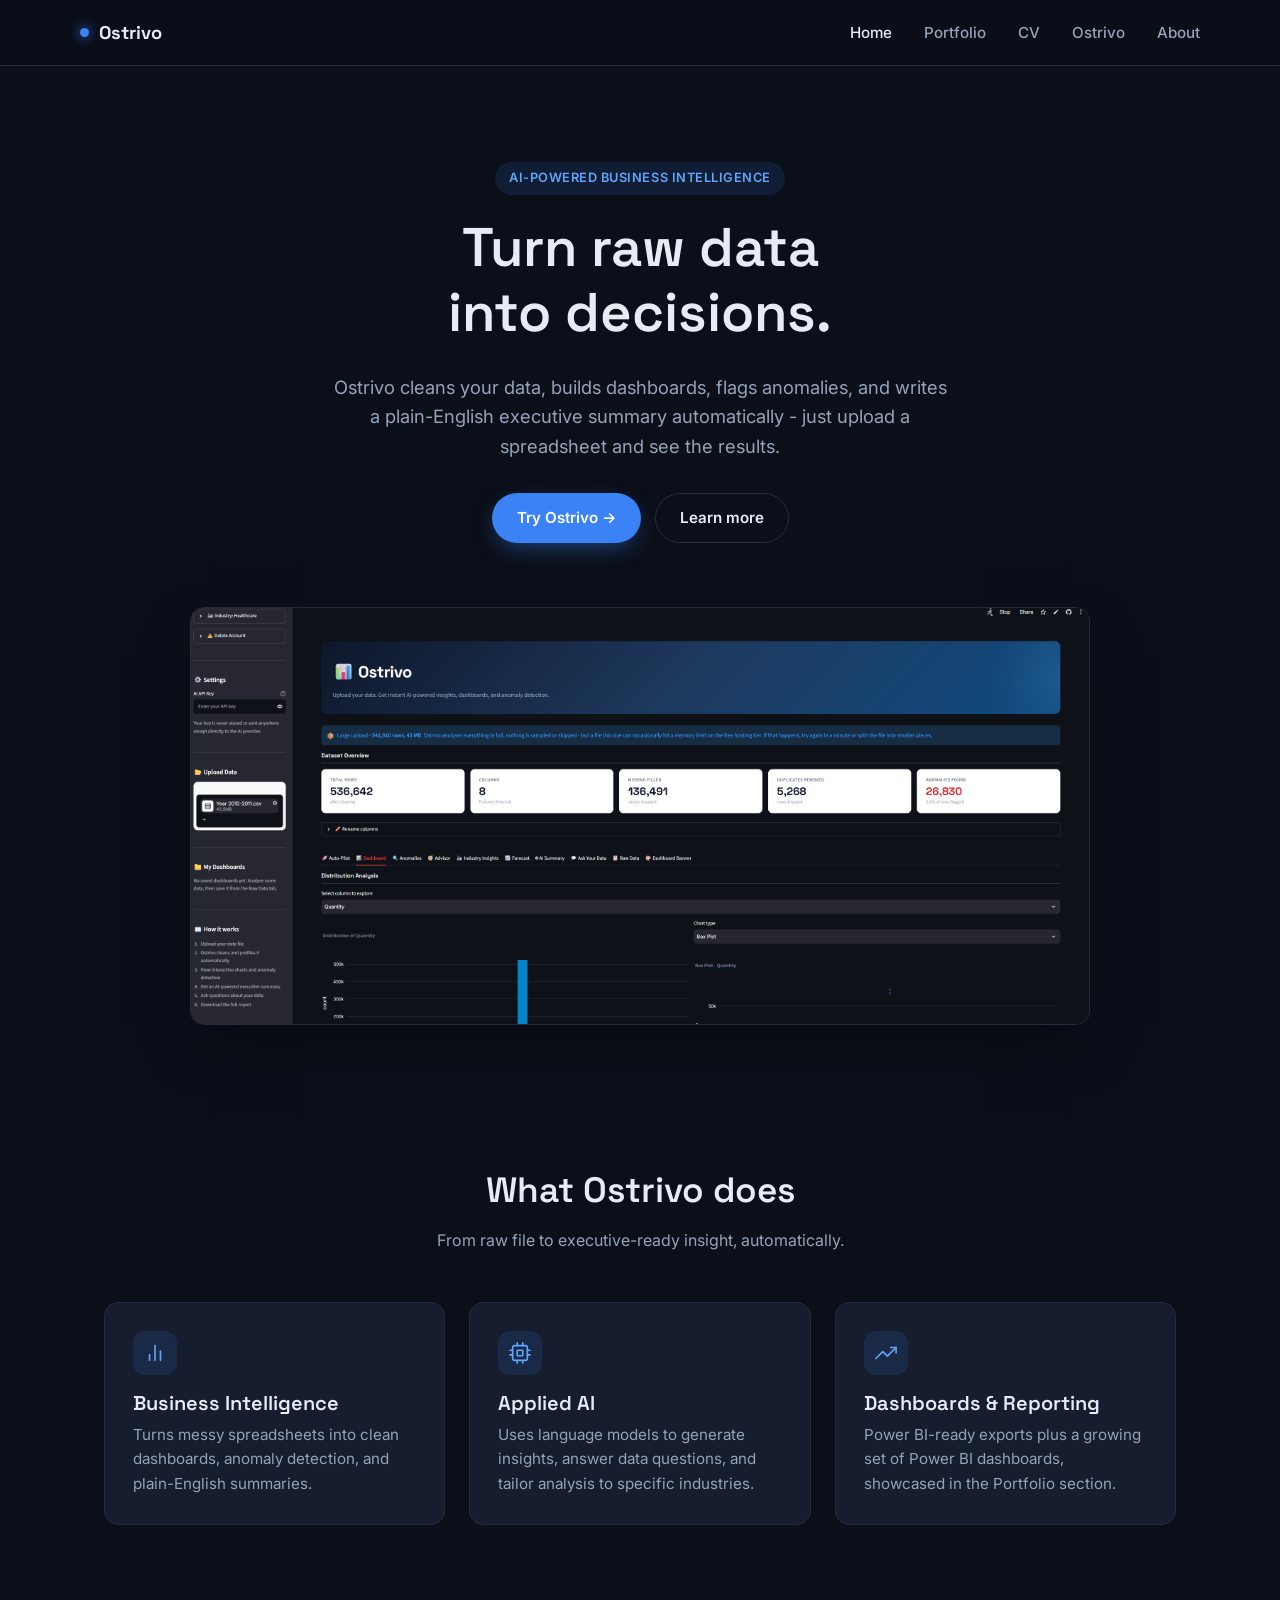
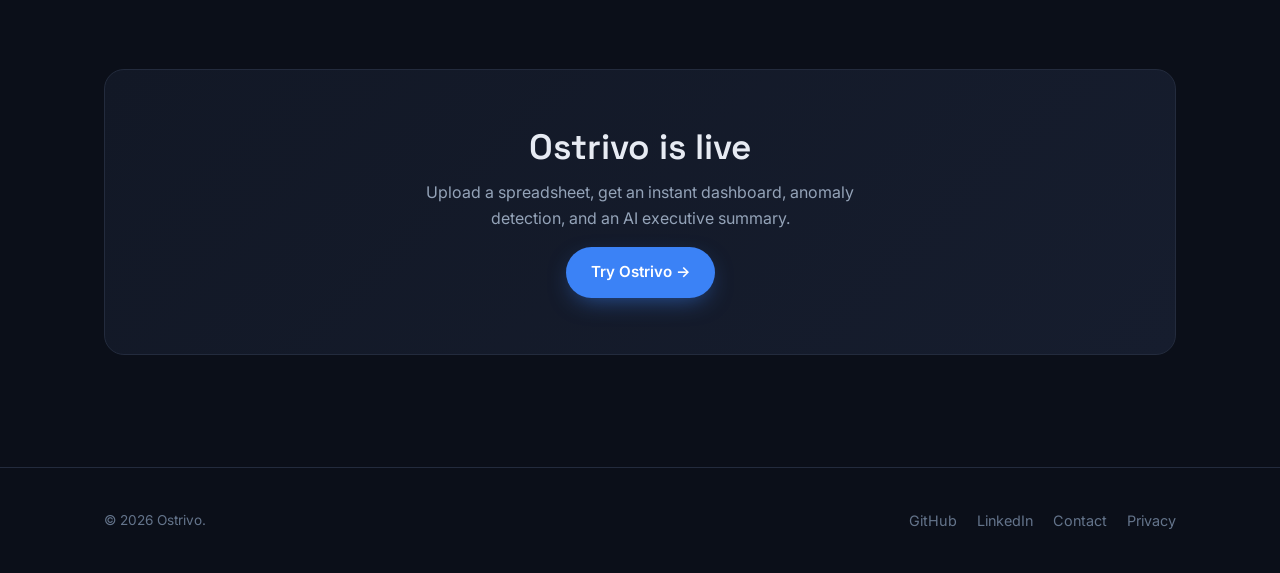
<file: index.html>
<!DOCTYPE html>
<html lang="en">
<head>
<meta charset="UTF-8">
<meta name="viewport" content="width=device-width, initial-scale=1.0">
<title>Ostrivo - AI-Powered Business Intelligence</title>
<meta name="description" content="Ostrivo turns raw spreadsheets into instant dashboards, anomaly detection, and plain-English executive summaries - powered by AI.">
<link rel="preconnect" href="https://fonts.googleapis.com">
<link href="https://fonts.googleapis.com/css2?family=Inter:wght@400;500;600;700&family=Space+Grotesk:wght@500;600;700&display=swap" rel="stylesheet">
<link rel="stylesheet" href="css/style.css">
</head>
<body>

<header class="site-header">
    <div class="container nav">
        <a href="index.html" class="nav-brand"><span class="dot"></span>Ostrivo</a>
        <button class="nav-toggle" aria-label="Toggle menu">☰</button>
        <ul class="nav-links">
            <li><a href="index.html">Home</a></li>
            <li><a href="portfolio.html">Portfolio</a></li>
            <li><a href="cv.html">CV</a></li>
            <li><a href="ostrivo.html">Ostrivo</a></li>
            <li><a href="about.html">About</a></li>
        </ul>
    </div>
</header>

<main>
    <section class="hero">
        <div class="container">
            <span class="eyebrow">AI-Powered Business Intelligence</span>
            <h1>Turn raw data<br>into decisions.</h1>
            <p class="lead">
                Ostrivo cleans your data, builds dashboards, flags anomalies, and writes a
                plain-English executive summary automatically - just upload a spreadsheet
                and see the results.
            </p>
            <div class="hero-actions">
                <a href="https://ostrivo-jdcstzn86pqn3chnhbjzf6.streamlit.app/" class="btn btn-primary" target="_blank" rel="noopener">Try Ostrivo →</a>
                <a href="ostrivo.html" class="btn btn-secondary">Learn more</a>
            </div>
            <img
                src="assets/ostrivo-dashboard-screenshot.png"
                alt="Ostrivo dashboard showing dataset overview, distribution analysis, and anomaly detection on a 541,910-row upload"
                class="hero-screenshot"
                width="2530"
                height="1170"
            >
        </div>
    </section>

    <section>
        <div class="container">
            <div class="section-head">
                <h2>What Ostrivo does</h2>
                <p>From raw file to executive-ready insight, automatically.</p>
            </div>
            <div class="grid">
                <div class="card">
                    <div class="card-icon"><svg viewBox="0 0 24 24" width="22" height="22" fill="none" stroke="currentColor" stroke-width="1.8" stroke-linecap="round" stroke-linejoin="round" aria-hidden="true"><line x1="18" y1="20" x2="18" y2="10"/><line x1="12" y1="20" x2="12" y2="4"/><line x1="6" y1="20" x2="6" y2="14"/></svg></div>
                    <h3>Business Intelligence</h3>
                    <p>Turns messy spreadsheets into clean dashboards, anomaly detection, and plain-English summaries.</p>
                </div>
                <div class="card">
                    <div class="card-icon"><svg viewBox="0 0 24 24" width="22" height="22" fill="none" stroke="currentColor" stroke-width="1.8" stroke-linecap="round" stroke-linejoin="round" aria-hidden="true"><rect x="4" y="4" width="16" height="16" rx="2"/><rect x="9" y="9" width="6" height="6"/><line x1="9" y1="1" x2="9" y2="4"/><line x1="15" y1="1" x2="15" y2="4"/><line x1="9" y1="20" x2="9" y2="23"/><line x1="15" y1="20" x2="15" y2="23"/><line x1="20" y1="9" x2="23" y2="9"/><line x1="20" y1="14" x2="23" y2="14"/><line x1="1" y1="9" x2="4" y2="9"/><line x1="1" y1="14" x2="4" y2="14"/></svg></div>
                    <h3>Applied AI</h3>
                    <p>Uses language models to generate insights, answer data questions, and tailor analysis to specific industries.</p>
                </div>
                <div class="card">
                    <div class="card-icon"><svg viewBox="0 0 24 24" width="22" height="22" fill="none" stroke="currentColor" stroke-width="1.8" stroke-linecap="round" stroke-linejoin="round" aria-hidden="true"><polyline points="23 6 13.5 15.5 8.5 10.5 1 18"/><polyline points="17 6 23 6 23 12"/></svg></div>
                    <h3>Dashboards & Reporting</h3>
                    <p>Power BI-ready exports plus a growing set of Power BI dashboards, showcased in the Portfolio section.</p>
                </div>
            </div>
        </div>
    </section>

    <section>
        <div class="container">
            <div class="cta-banner">
                <h2>Ostrivo is live</h2>
                <p>Upload a spreadsheet, get an instant dashboard, anomaly detection, and an AI executive summary.</p>
                <a href="https://ostrivo-jdcstzn86pqn3chnhbjzf6.streamlit.app/" class="btn btn-primary" target="_blank" rel="noopener">Try Ostrivo →</a>
            </div>
        </div>
    </section>
</main>

<footer class="site-footer">
    <div class="container footer-row">
        <span class="footer-note">© 2026 Ostrivo.</span>
        <ul class="footer-links">
            <li><a href="https://github.com/PeterImoniose" target="_blank" rel="noopener">GitHub</a></li>
            <li><a href="https://www.linkedin.com/in/avwerosuo-imoniose-bbb3b915a" target="_blank" rel="noopener">LinkedIn</a></li>
            <li><a href="about.html">Contact</a></li>
            <li><a href="privacy.html">Privacy</a></li>
        </ul>
    </div>
</footer>

<script src="js/main.js"></script>
</body>
</html>
</file>
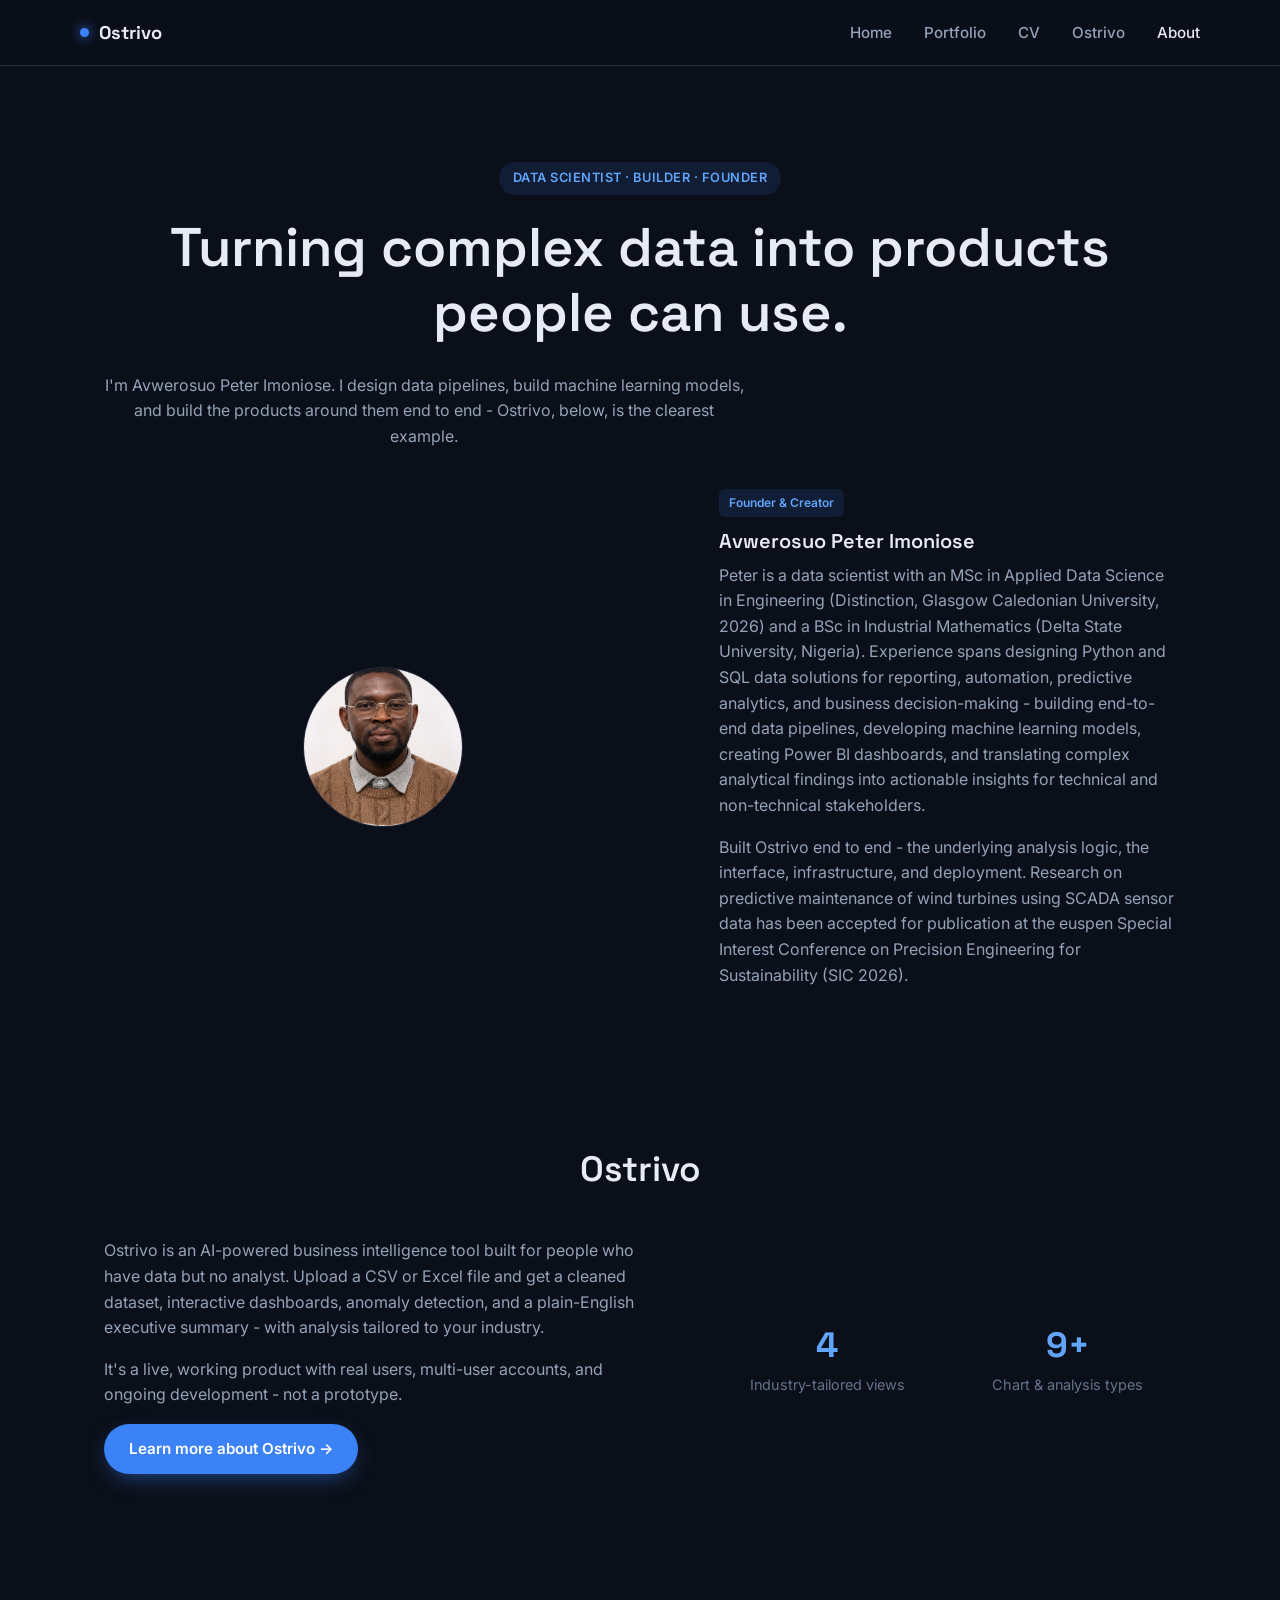
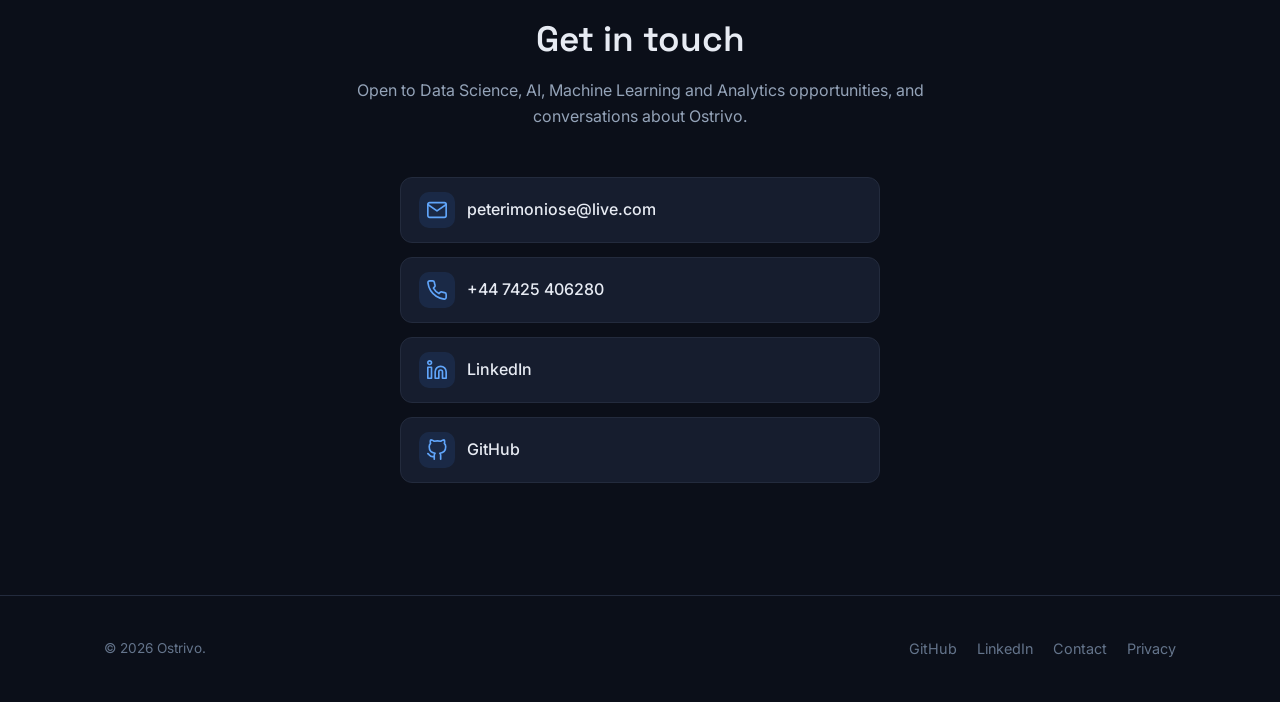
<file: about.html>
<!DOCTYPE html>
<html lang="en">
<head>
<meta charset="UTF-8">
<meta name="viewport" content="width=device-width, initial-scale=1.0">
<title>About - Ostrivo</title>
<meta name="description" content="Avwerosuo Peter Imoniose - Data Scientist and founder, building data-driven products from analysis to deployment. Creator of Ostrivo.">
<link rel="preconnect" href="https://fonts.googleapis.com">
<link href="https://fonts.googleapis.com/css2?family=Inter:wght@400;500;600;700&family=Space+Grotesk:wght@500;600;700&display=swap" rel="stylesheet">
<link rel="stylesheet" href="css/style.css">
</head>
<body>

<header class="site-header">
    <div class="container nav">
        <a href="index.html" class="nav-brand"><span class="dot"></span>Ostrivo</a>
        <button class="nav-toggle" aria-label="Toggle menu">☰</button>
        <ul class="nav-links">
            <li><a href="index.html">Home</a></li>
            <li><a href="portfolio.html">Portfolio</a></li>
            <li><a href="cv.html">CV</a></li>
            <li><a href="ostrivo.html">Ostrivo</a></li>
            <li><a href="about.html">About</a></li>
        </ul>
    </div>
</header>

<main>
    <section class="hero" style="padding-bottom: 24px;">
        <div class="container">
            <span class="eyebrow">Data Scientist &middot; Builder &middot; Founder</span>
            <h1>Turning complex data into products people can use.</h1>
            <p style="max-width: 640px;">
                I'm Avwerosuo Peter Imoniose. I design data pipelines, build machine learning
                models, and build the products around them end to end - Ostrivo, below, is the
                clearest example.
            </p>
        </div>
    </section>

    <section style="padding-top: 0;">
        <div class="container">
            <div class="split">
                <div class="avatar-photo">
                    <img src="assets/peter-headshot.jpg" alt="Avwerosuo Peter Imoniose">
                </div>
                <div>
                    <span class="tag">Founder & Creator</span>
                    <h3 class="mt-0">Avwerosuo Peter Imoniose</h3>
                    <p>
                        Peter is a data scientist with an MSc in Applied Data Science in
                        Engineering (Distinction, Glasgow Caledonian University, 2026) and a
                        BSc in Industrial Mathematics (Delta State University, Nigeria).
                        Experience spans designing Python and SQL data solutions for
                        reporting, automation, predictive analytics, and business
                        decision-making - building end-to-end data pipelines, developing
                        machine learning models, creating Power BI dashboards, and translating
                        complex analytical findings into actionable insights for technical and
                        non-technical stakeholders.
                    </p>
                    <p>
                        Built Ostrivo end to end - the underlying analysis logic, the
                        interface, infrastructure, and deployment. Research on predictive
                        maintenance of wind turbines using SCADA sensor data has been
                        accepted for publication at the euspen Special Interest Conference on
                        Precision Engineering for Sustainability (SIC 2026).
                    </p>
                </div>
            </div>
        </div>
    </section>

    <section>
        <div class="container">
            <div class="section-head">
                <h2>Ostrivo</h2>
            </div>
            <div class="split">
                <div>
                    <p>
                        Ostrivo is an AI-powered business intelligence tool built for people who
                        have data but no analyst. Upload a CSV or Excel file and get a cleaned
                        dataset, interactive dashboards, anomaly detection, and a plain-English
                        executive summary - with analysis tailored to your industry.
                    </p>
                    <p>
                        It's a live, working product with real users, multi-user accounts, and
                        ongoing development - not a prototype.
                    </p>
                    <a href="ostrivo.html" class="btn btn-primary">Learn more about Ostrivo →</a>
                </div>
                <div class="stats-row">
                    <div>
                        <div class="stat-value">4</div>
                        <div class="stat-label">Industry-tailored views</div>
                    </div>
                    <div>
                        <div class="stat-value">9+</div>
                        <div class="stat-label">Chart & analysis types</div>
                    </div>
                </div>
            </div>
        </div>
    </section>

    <section>
        <div class="container">
            <div class="section-head">
                <h2>Get in touch</h2>
                <p>Open to Data Science, AI, Machine Learning and Analytics opportunities, and conversations about Ostrivo.</p>
            </div>
            <ul class="contact-list" style="max-width: 480px; margin: 0 auto;">
                <li>
                    <span class="contact-icon"><svg viewBox="0 0 24 24" width="22" height="22" fill="none" stroke="currentColor" stroke-width="1.8" stroke-linecap="round" stroke-linejoin="round" aria-hidden="true"><path d="M4 4h16c1.1 0 2 .9 2 2v12c0 1.1-.9 2-2 2H4c-1.1 0-2-.9-2-2V6c0-1.1.9-2 2-2z"/><polyline points="22,6 12,13 2,6"/></svg></span>
                    <a href="mailto:peterimoniose@live.com">peterimoniose@live.com</a>
                </li>
                <li>
                    <span class="contact-icon"><svg viewBox="0 0 24 24" width="22" height="22" fill="none" stroke="currentColor" stroke-width="1.8" stroke-linecap="round" stroke-linejoin="round" aria-hidden="true"><path d="M22 16.92v3a2 2 0 0 1-2.18 2 19.79 19.79 0 0 1-8.63-3.07 19.5 19.5 0 0 1-6-6 19.79 19.79 0 0 1-3.07-8.67A2 2 0 0 1 4.11 2h3a2 2 0 0 1 2 1.72 12.84 12.84 0 0 0 .7 2.81 2 2 0 0 1-.45 2.11L8.09 9.91a16 16 0 0 0 6 6l1.27-1.27a2 2 0 0 1 2.11-.45 12.84 12.84 0 0 0 2.81.7A2 2 0 0 1 22 16.92z"/></svg></span>
                    <a href="tel:+447425406280">+44 7425 406280</a>
                </li>
                <li>
                    <span class="contact-icon"><svg viewBox="0 0 24 24" width="22" height="22" fill="none" stroke="currentColor" stroke-width="1.8" stroke-linecap="round" stroke-linejoin="round" aria-hidden="true"><path d="M16 8a6 6 0 0 1 6 6v7h-4v-7a2 2 0 0 0-2-2 2 2 0 0 0-2 2v7h-4v-7a6 6 0 0 1 6-6z"/><rect x="2" y="9" width="4" height="12"/><circle cx="4" cy="4" r="2"/></svg></span>
                    <a href="https://www.linkedin.com/in/avwerosuo-imoniose-bbb3b915a" target="_blank" rel="noopener">LinkedIn</a>
                </li>
                <li>
                    <span class="contact-icon"><svg viewBox="0 0 24 24" width="22" height="22" fill="none" stroke="currentColor" stroke-width="1.8" stroke-linecap="round" stroke-linejoin="round" aria-hidden="true"><path d="M9 19c-5 1.5-5-2.5-7-3m14 6v-3.87a3.37 3.37 0 0 0-.94-2.61c3.14-.35 6.44-1.54 6.44-7A5.44 5.44 0 0 0 20 4.77 5.07 5.07 0 0 0 19.91 1S18.73.65 16 2.48a13.38 13.38 0 0 0-7 0C6.27.65 5.09 1 5.09 1A5.07 5.07 0 0 0 5 4.77a5.44 5.44 0 0 0-1.5 3.75c0 5.42 3.3 6.61 6.44 7A3.37 3.37 0 0 0 9 18.13V22"/></svg></span>
                    <a href="https://github.com/PeterImoniose" target="_blank" rel="noopener">GitHub</a>
                </li>
            </ul>
        </div>
    </section>
</main>

<footer class="site-footer">
    <div class="container footer-row">
        <span class="footer-note">© 2026 Ostrivo.</span>
        <ul class="footer-links">
            <li><a href="https://github.com/PeterImoniose" target="_blank" rel="noopener">GitHub</a></li>
            <li><a href="https://www.linkedin.com/in/avwerosuo-imoniose-bbb3b915a" target="_blank" rel="noopener">LinkedIn</a></li>
            <li><a href="about.html">Contact</a></li>
            <li><a href="privacy.html">Privacy</a></li>
        </ul>
    </div>
</footer>

<script src="js/main.js"></script>
</body>
</html>
</file>
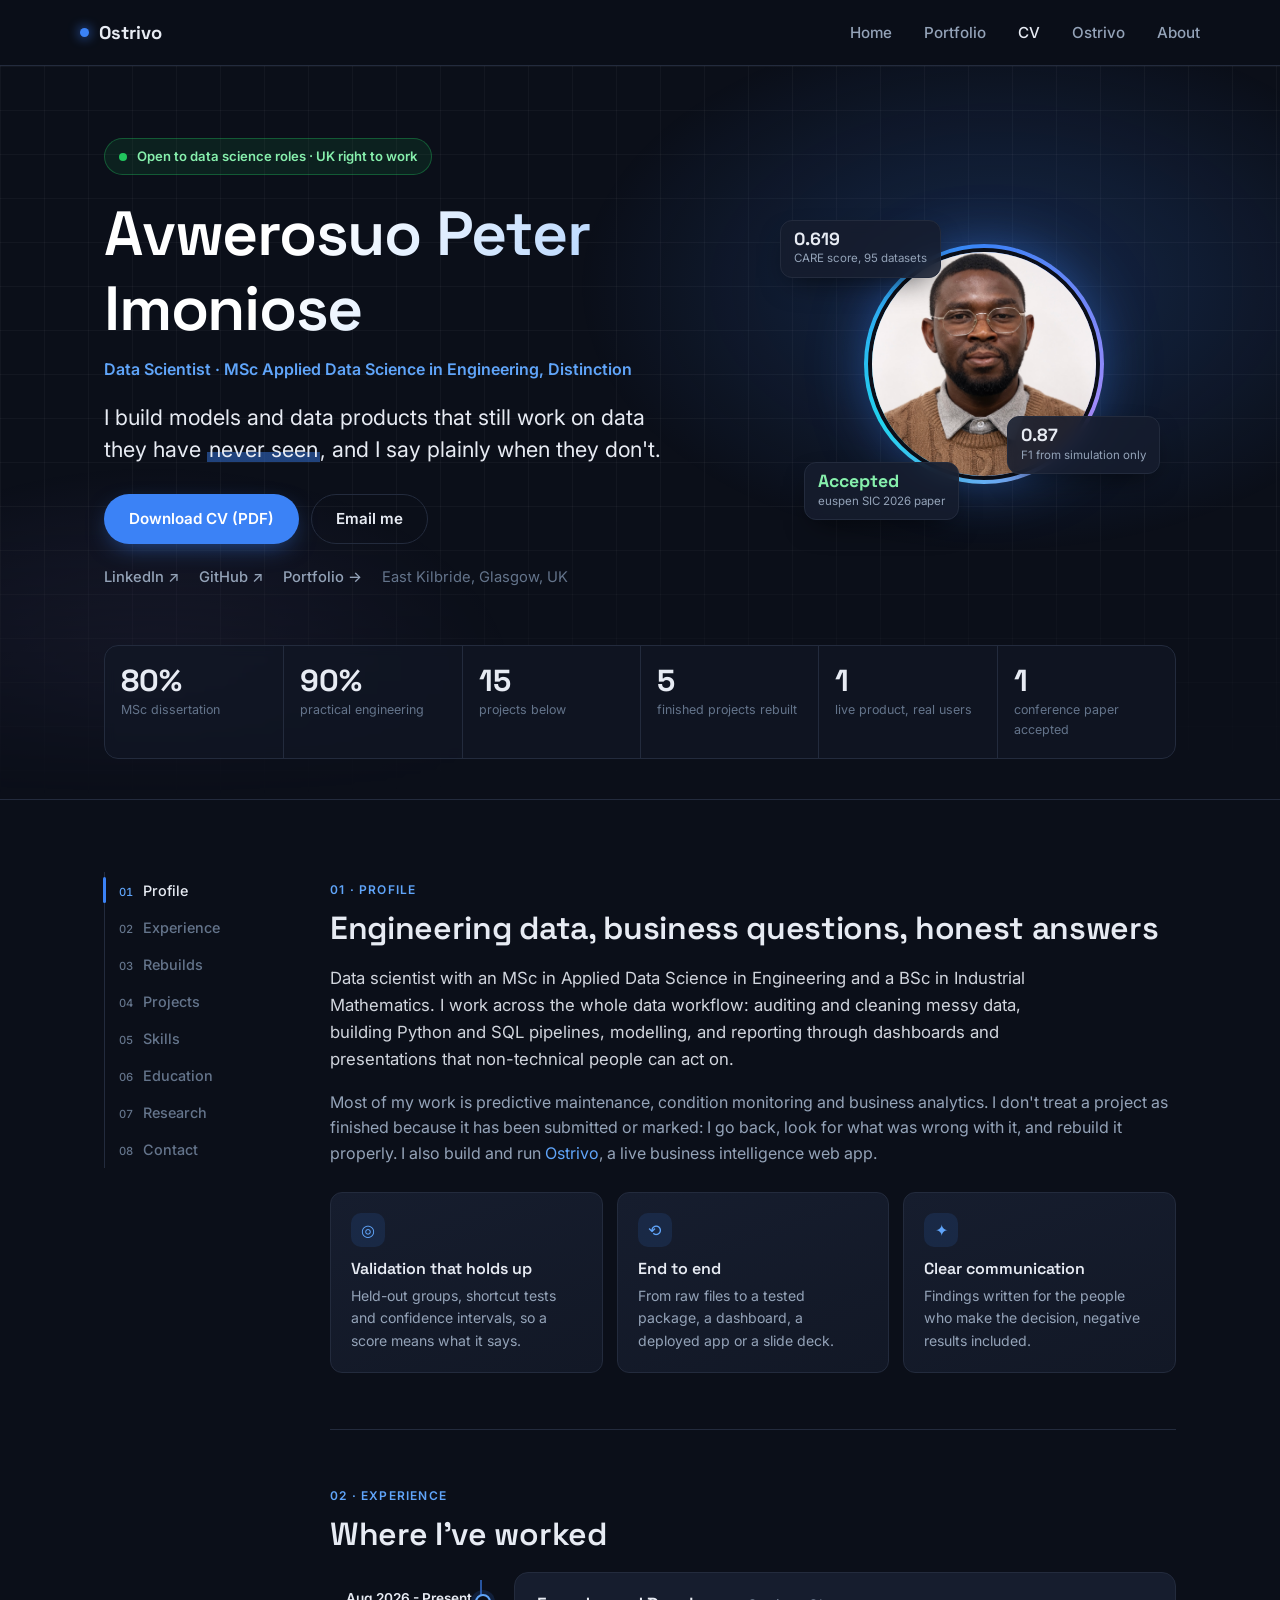
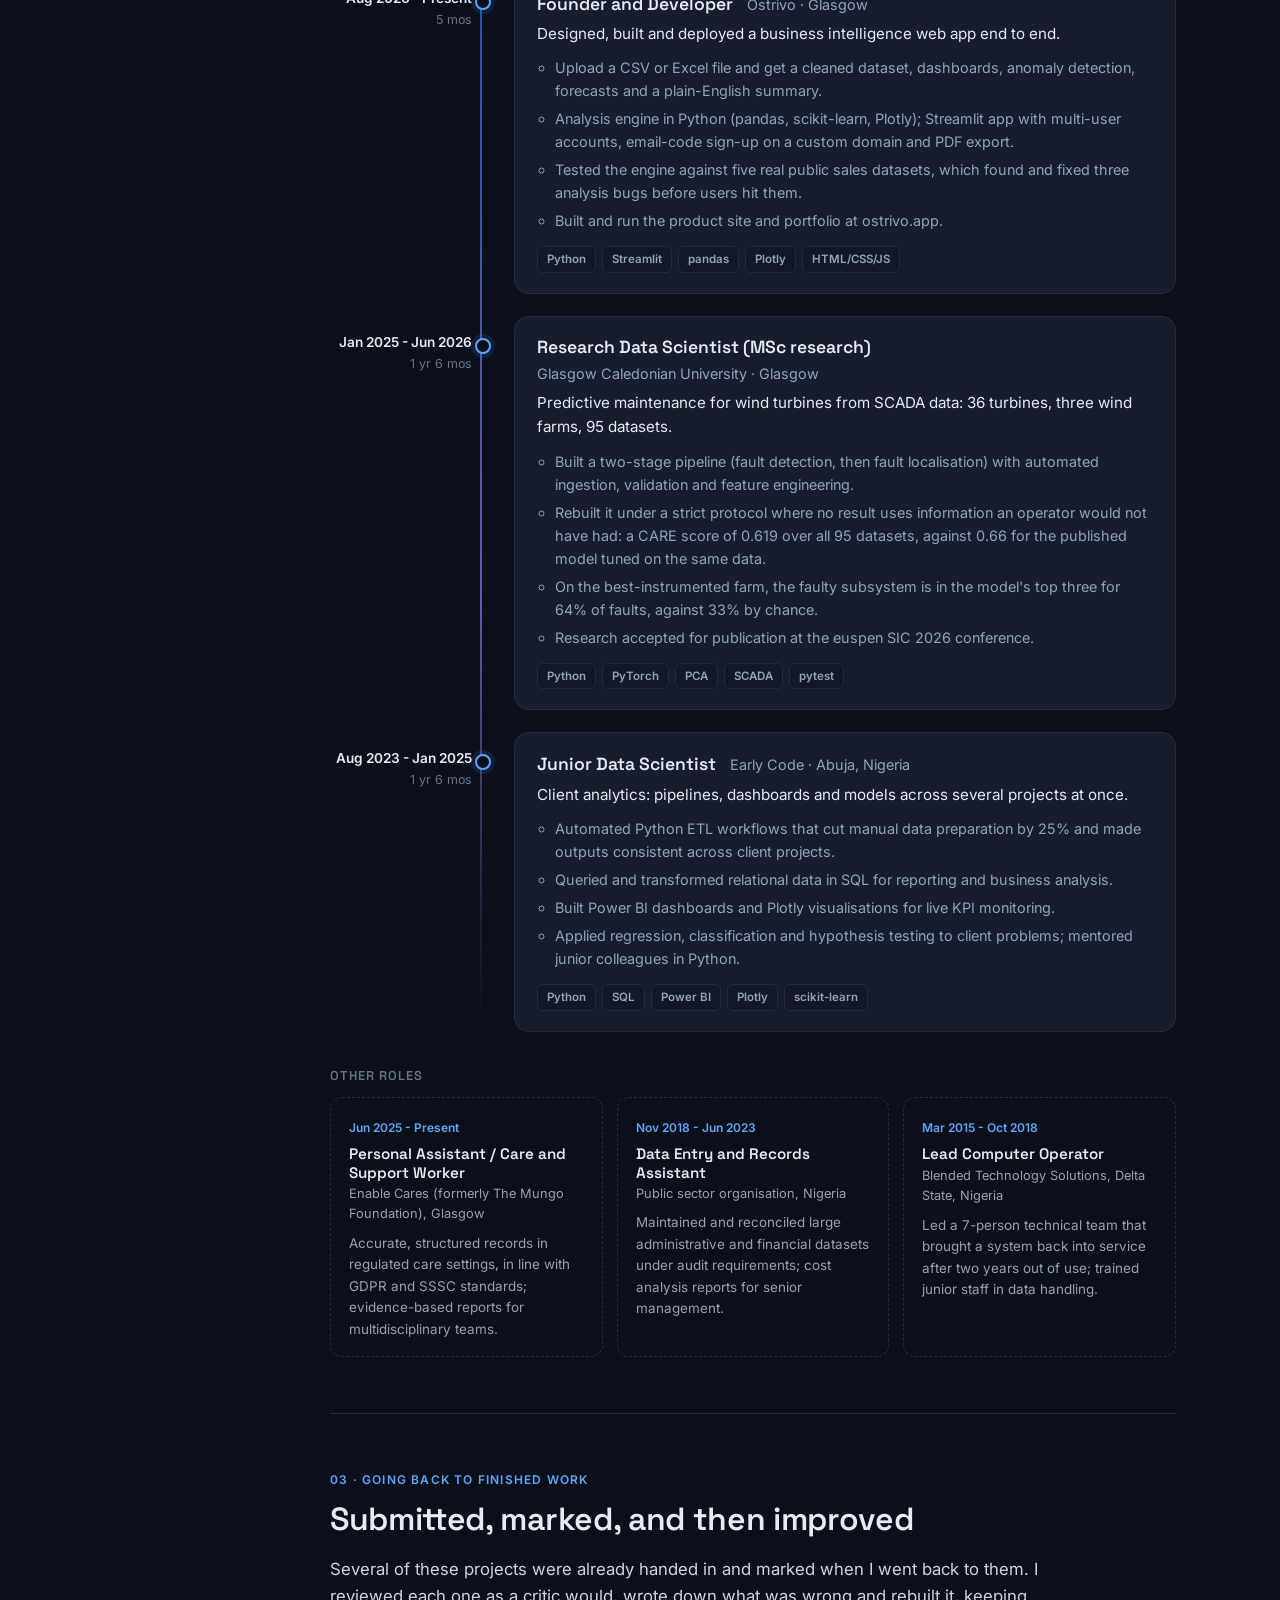
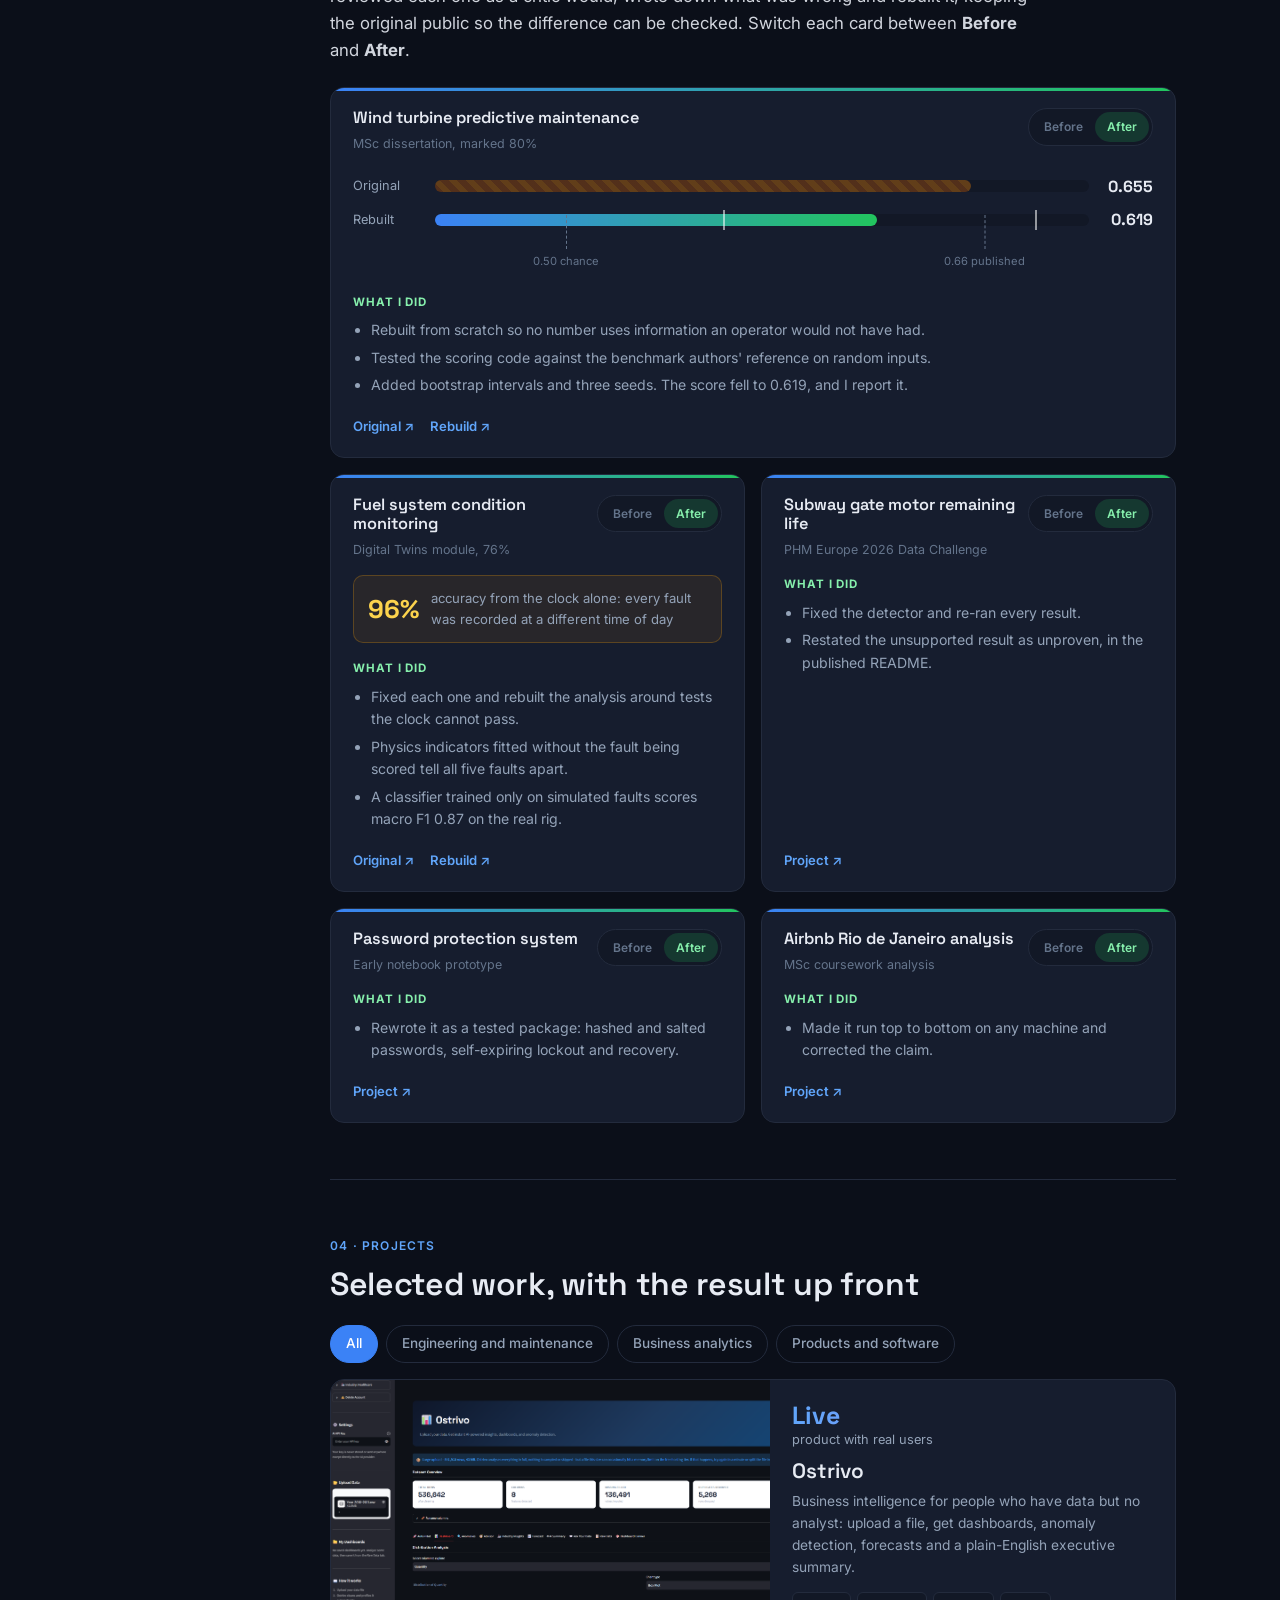
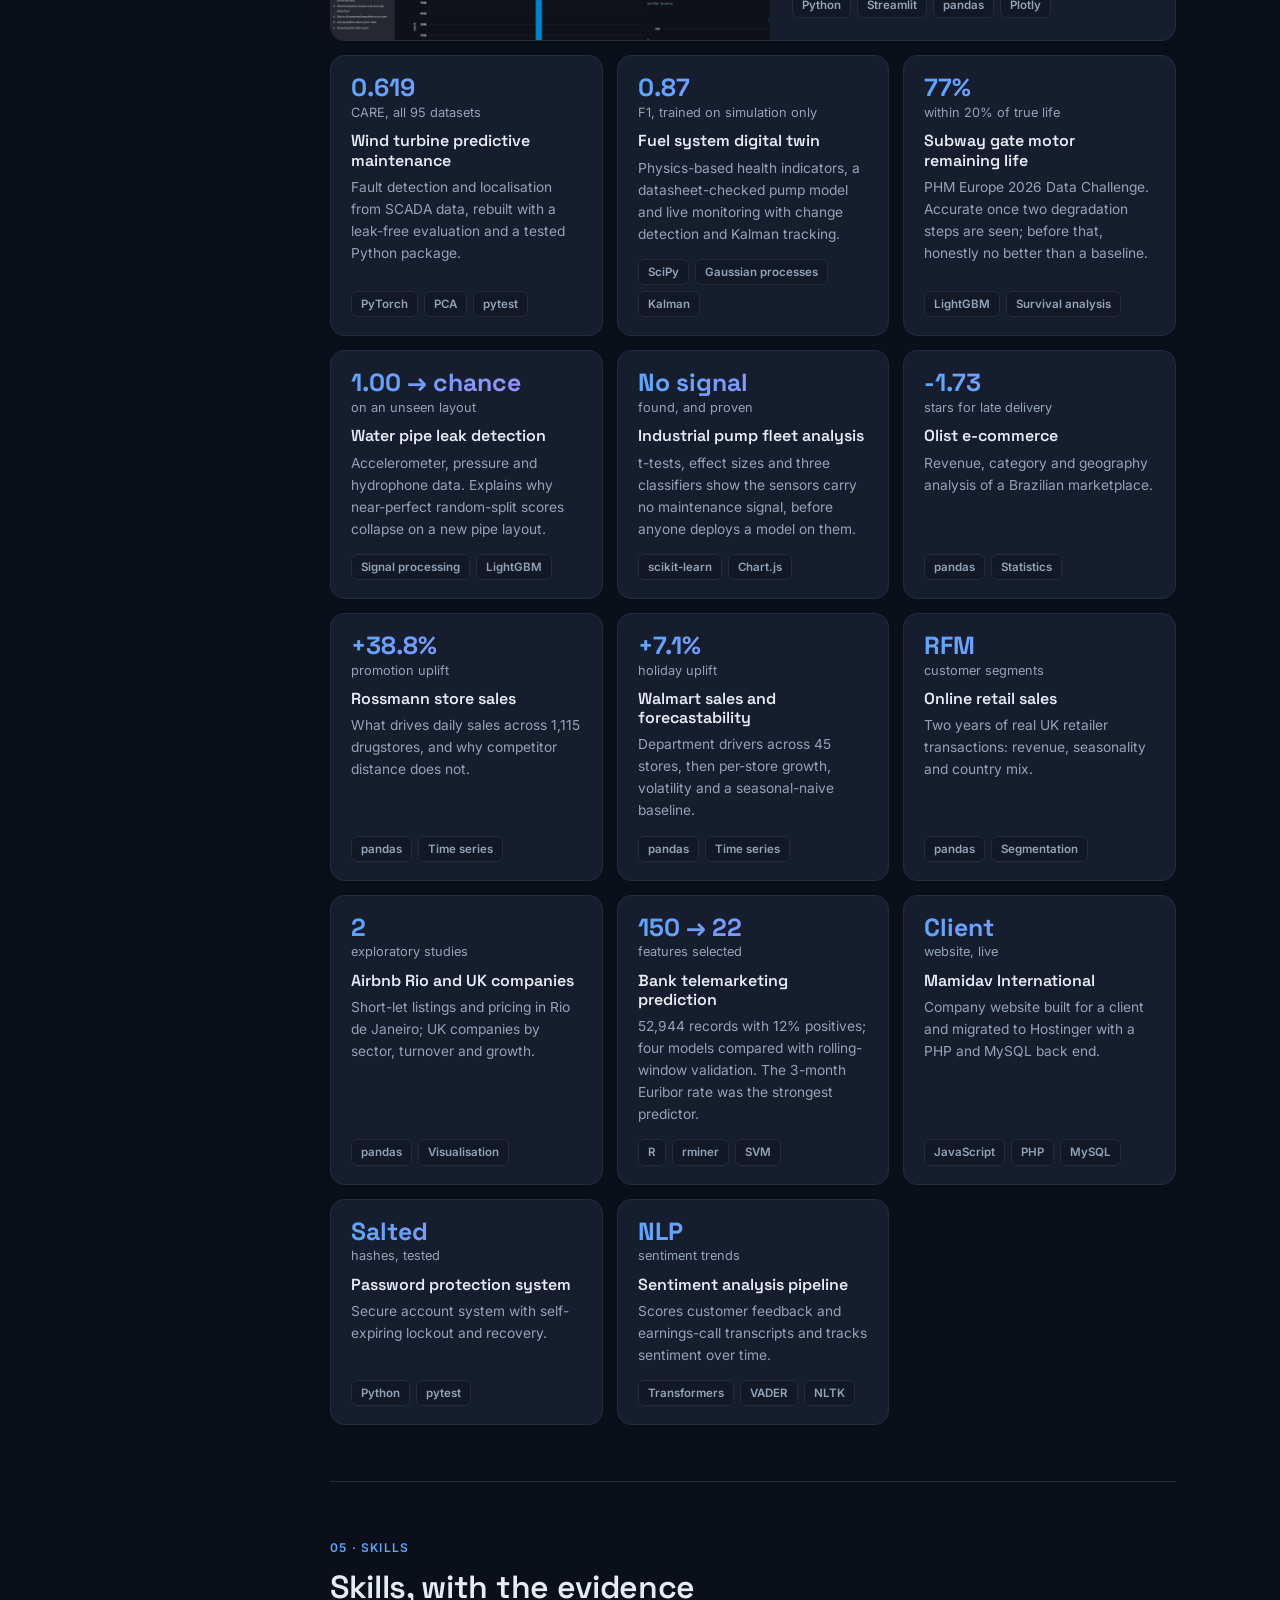
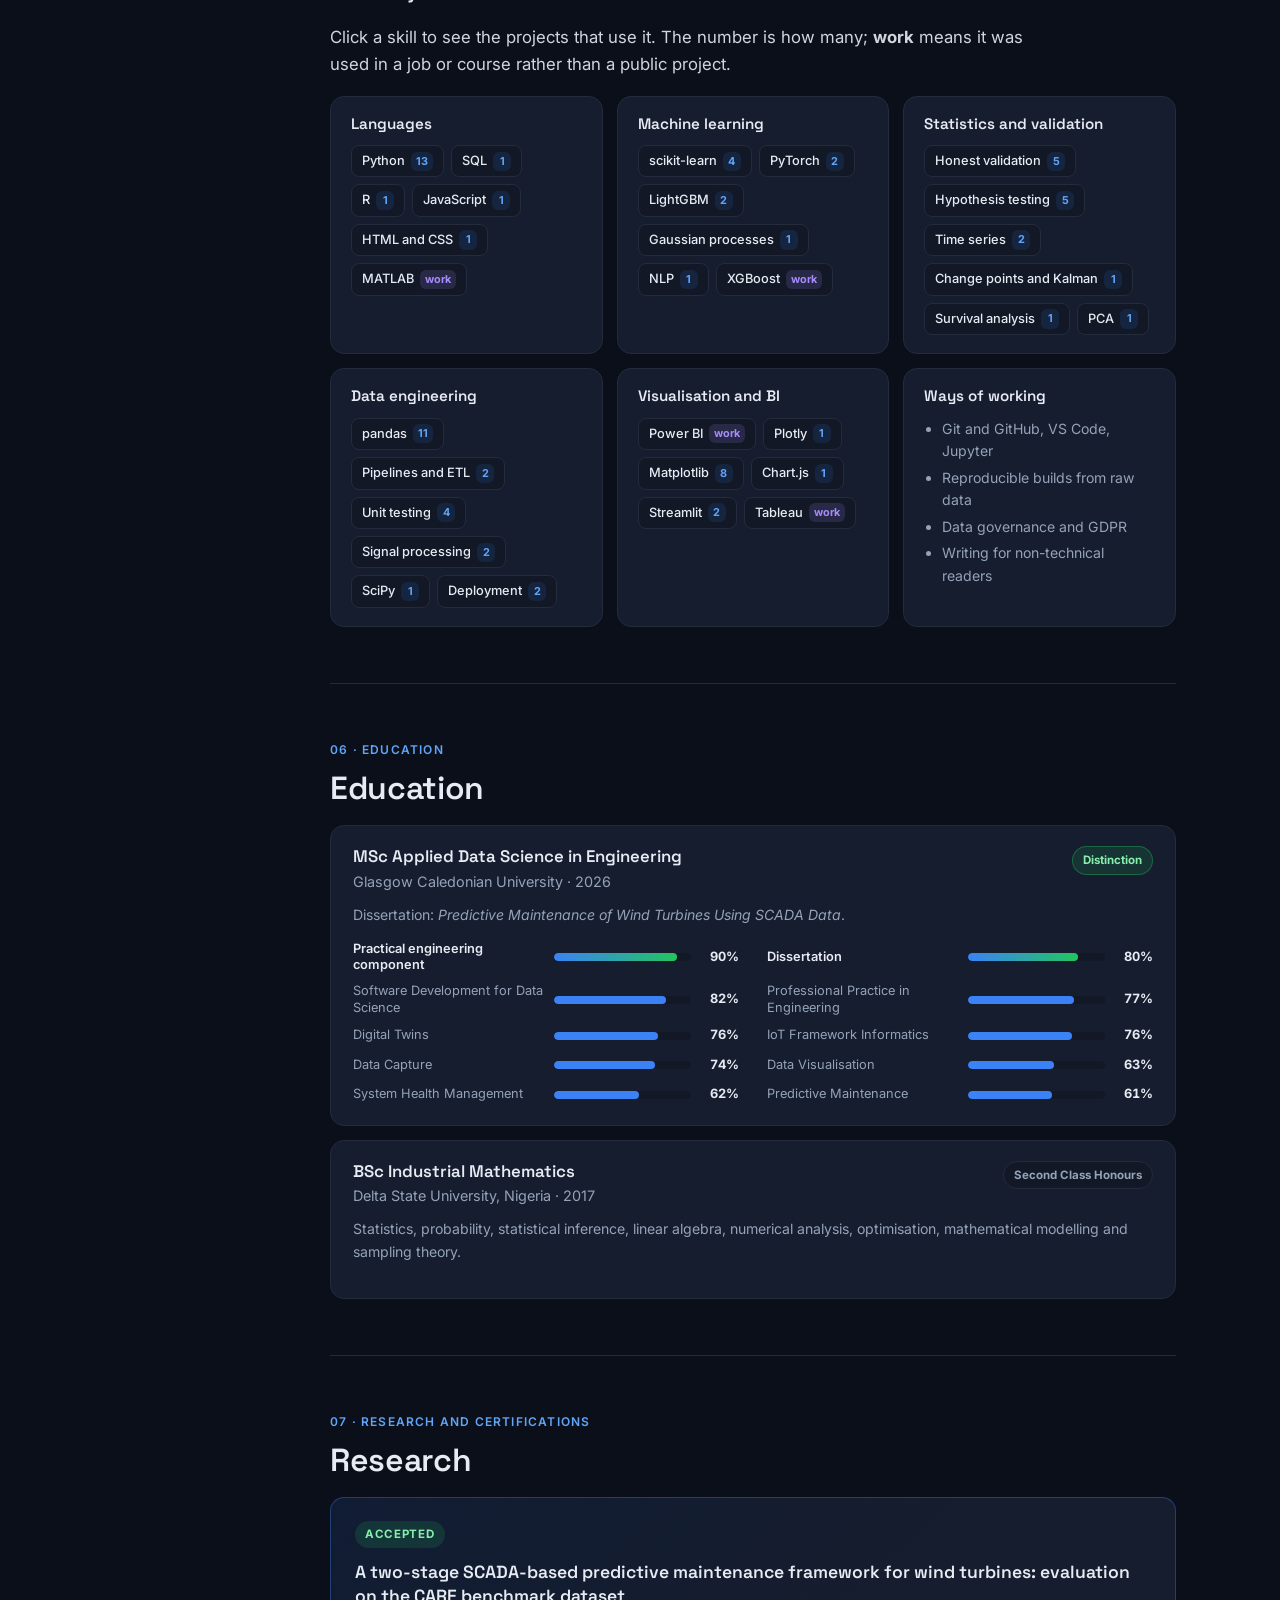
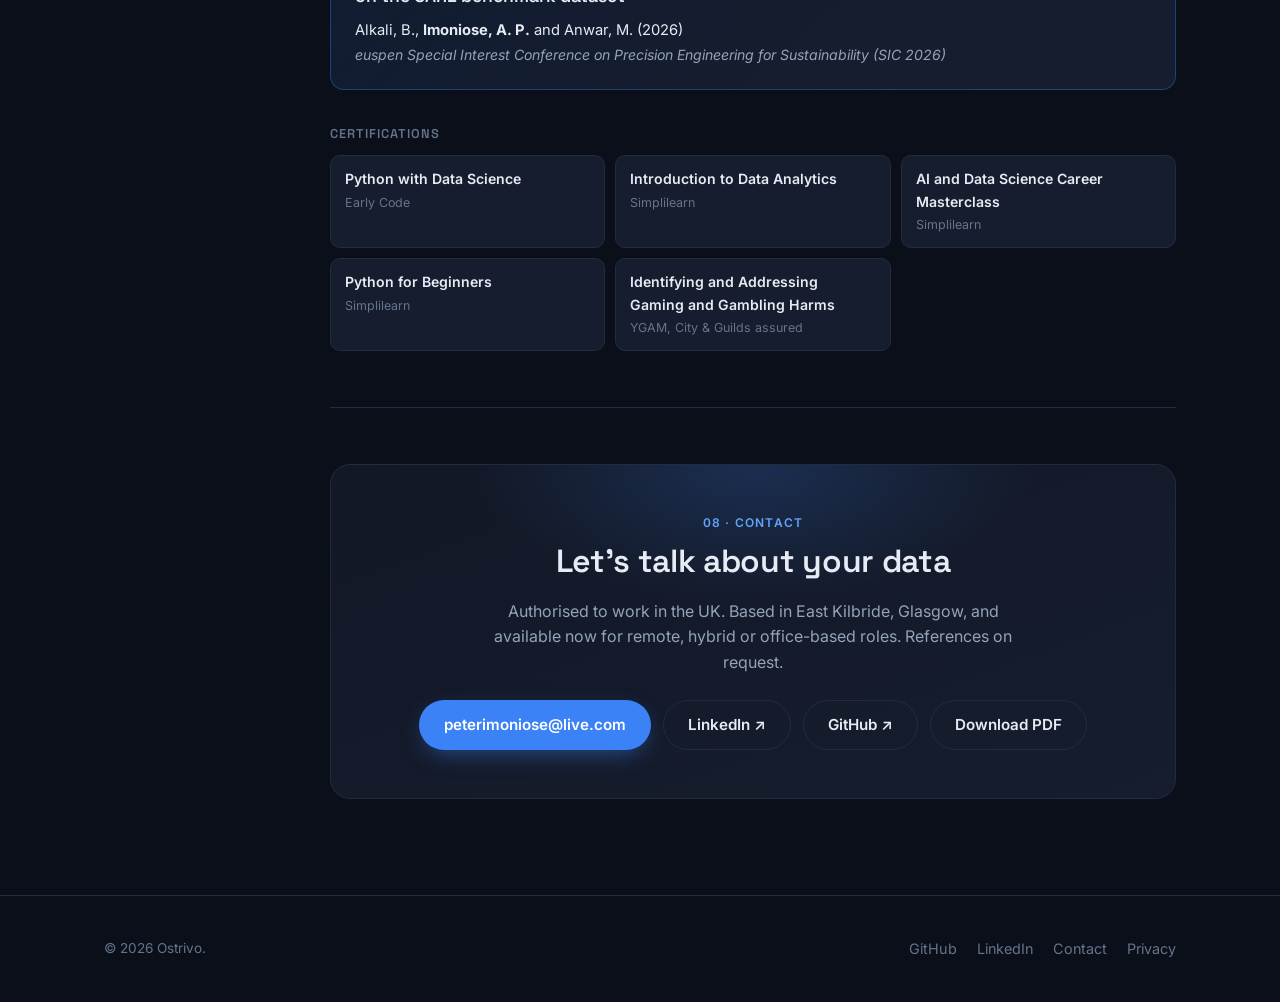
<file: cv.html>
<!DOCTYPE html>
<html lang="en">
<head>
<meta charset="UTF-8">
<meta name="viewport" content="width=device-width, initial-scale=1.0">
<title>Avwerosuo Peter Imoniose - Data Scientist CV</title>
<meta name="description" content="Data scientist with an MSc in Applied Data Science in Engineering (Distinction). Predictive maintenance, condition monitoring and business analytics, validated on data the models have never seen.">
<meta property="og:type" content="profile">
<meta property="og:title" content="Avwerosuo Peter Imoniose - Data Scientist">
<meta property="og:description" content="Interactive CV: experience, rebuilt projects, results and skills with evidence.">
<meta property="og:url" content="https://ostrivo.app/cv.html">
<meta property="og:image" content="https://ostrivo.app/assets/peter-headshot.jpg">
<link rel="preconnect" href="https://fonts.googleapis.com">
<link href="https://fonts.googleapis.com/css2?family=Inter:wght@400;500;600;700&family=Space+Grotesk:wght@500;600;700&display=swap" rel="stylesheet">
<link rel="stylesheet" href="css/style.css?v=cv3">
<link rel="stylesheet" href="css/cv.css?v=3">
<script>document.documentElement.classList.add('js');</script>
<script type="application/ld+json">
{
  "@context": "https://schema.org",
  "@type": "Person",
  "name": "Avwerosuo Peter Imoniose",
  "jobTitle": "Data Scientist",
  "email": "mailto:peterimoniose@live.com",
  "url": "https://ostrivo.app/cv.html",
  "image": "https://ostrivo.app/assets/peter-headshot.jpg",
  "address": {"@type": "PostalAddress", "addressLocality": "East Kilbride, Glasgow", "addressCountry": "GB"},
  "alumniOf": [
    {"@type": "CollegeOrUniversity", "name": "Glasgow Caledonian University"},
    {"@type": "CollegeOrUniversity", "name": "Delta State University"}
  ],
  "sameAs": ["https://github.com/PeterImoniose", "https://www.linkedin.com/in/avwerosuo-imoniose-bbb3b915a"]
}
</script>
</head>
<body class="cv-page">

<header class="site-header">
    <div class="container nav">
        <a href="index.html" class="nav-brand"><span class="dot"></span>Ostrivo</a>
        <button class="nav-toggle" aria-label="Toggle menu">☰</button>
        <ul class="nav-links">
            <li><a href="index.html">Home</a></li>
            <li><a href="portfolio.html">Portfolio</a></li>
            <li><a href="cv.html">CV</a></li>
            <li><a href="ostrivo.html">Ostrivo</a></li>
            <li><a href="about.html">About</a></li>
        </ul>
    </div>
</header>

<main>

<!-- Hero -->
<section class="cvx-hero">
    <div class="cvx-hero-bg" aria-hidden="true"></div>
    <div class="container cvx-hero-grid">
        <div class="cvx-hero-copy">
            <span class="cvx-available"><span class="pulse" aria-hidden="true"></span>Open to data science roles &middot; UK right to work</span>
            <h1>Avwerosuo Peter Imoniose</h1>
            <p class="cvx-role">Data Scientist &middot; MSc Applied Data Science in Engineering, Distinction</p>
            <p class="cvx-pitch">
                I build models and data products that still work on data they have
                <span class="hl">never seen</span>, and I say plainly when they don't.
            </p>
            <div class="cvx-actions">
                <button type="button" class="btn btn-primary" data-print>Download CV (PDF)</button>
                <a class="btn btn-secondary" href="mailto:peterimoniose@live.com">Email me</a>
            </div>
            <ul class="cvx-links">
                <li><a href="https://www.linkedin.com/in/avwerosuo-imoniose-bbb3b915a" target="_blank" rel="noopener">LinkedIn ↗</a></li>
                <li><a href="https://github.com/PeterImoniose" target="_blank" rel="noopener">GitHub ↗</a></li>
                <li><a href="portfolio.html">Portfolio →</a></li>
                <li class="cvx-loc">East Kilbride, Glasgow, UK</li>
            </ul>
        </div>
        <div class="cvx-hero-visual" aria-hidden="true">
            <div class="cvx-ring">
                <img src="assets/peter-headshot.jpg" alt="">
            </div>
            <div class="cvx-float f1"><b>0.619</b><span>CARE score, 95 datasets</span></div>
            <div class="cvx-float f2"><b>0.87</b><span>F1 from simulation only</span></div>
            <div class="cvx-float f3"><b>Accepted</b><span>euspen SIC 2026 paper</span></div>
        </div>
    </div>

    <div class="container">
        <div class="cvx-stats">
            <div class="cvx-stat"><span class="num" data-count="80" data-suffix="%">80%</span><span class="lbl">MSc dissertation</span></div>
            <div class="cvx-stat"><span class="num" data-count="90" data-suffix="%">90%</span><span class="lbl">practical engineering</span></div>
            <div class="cvx-stat"><span class="num" data-count="15" data-suffix="">15</span><span class="lbl">projects below</span></div>
            <div class="cvx-stat"><span class="num" data-count="5" data-suffix="">5</span><span class="lbl">finished projects rebuilt</span></div>
            <div class="cvx-stat"><span class="num" data-count="1" data-suffix="">1</span><span class="lbl">live product, real users</span></div>
            <div class="cvx-stat"><span class="num" data-count="1" data-suffix="">1</span><span class="lbl">conference paper accepted</span></div>
        </div>
    </div>
</section>

<!-- Body: sticky nav + content -->
<div class="container cvx-layout">

    <nav class="cvx-nav" aria-label="CV sections">
        <ol>
            <li><a href="#profile">Profile</a></li>
            <li><a href="#experience">Experience</a></li>
            <li><a href="#rebuilds">Rebuilds</a></li>
            <li><a href="#projects">Projects</a></li>
            <li><a href="#skills">Skills</a></li>
            <li><a href="#education">Education</a></li>
            <li><a href="#research">Research</a></li>
            <li><a href="#contact">Contact</a></li>
        </ol>
    </nav>

    <div class="cvx-content">

        <!-- Profile -->
        <section id="profile" class="cvx-section reveal">
            <span class="cvx-kicker">01 &middot; Profile</span>
            <h2>Engineering data, business questions, honest answers</h2>
            <p class="cvx-lede">
                Data scientist with an MSc in Applied Data Science in Engineering and a BSc in Industrial
                Mathematics. I work across the whole data workflow: auditing and cleaning messy data,
                building Python and SQL pipelines, modelling, and reporting through dashboards and
                presentations that non-technical people can act on.
            </p>
            <p>
                Most of my work is predictive maintenance, condition monitoring and business analytics.
                I don't treat a project as finished because it has been submitted or marked: I go back,
                look for what was wrong with it, and rebuild it properly. I also build and run
                <a href="ostrivo.html">Ostrivo</a>, a live business intelligence web app.
            </p>
            <div class="cvx-values">
                <div class="cvx-value">
                    <span class="ico" aria-hidden="true">◎</span>
                    <h3>Validation that holds up</h3>
                    <p>Held-out groups, shortcut tests and confidence intervals, so a score means what it says.</p>
                </div>
                <div class="cvx-value">
                    <span class="ico" aria-hidden="true">⟲</span>
                    <h3>End to end</h3>
                    <p>From raw files to a tested package, a dashboard, a deployed app or a slide deck.</p>
                </div>
                <div class="cvx-value">
                    <span class="ico" aria-hidden="true">✦</span>
                    <h3>Clear communication</h3>
                    <p>Findings written for the people who make the decision, negative results included.</p>
                </div>
            </div>
        </section>

        <!-- Experience -->
        <section id="experience" class="cvx-section reveal">
            <span class="cvx-kicker">02 &middot; Experience</span>
            <h2>Where I've worked</h2>

            <ol class="cvx-timeline">
                <li class="cvx-job">
                    <div class="cvx-job-when">
                        <span class="d">Aug 2026 - Present</span>
                        <span class="dur" data-start="2026-08" data-end="present"></span>
                    </div>
                    <div class="cvx-job-card">
                        <div class="cvx-job-head">
                            <h3>Founder and Developer</h3>
                            <span class="cvx-org">Ostrivo &middot; Glasgow</span>
                        </div>
                        <p class="cvx-job-sum">Designed, built and deployed a business intelligence web app end to end.</p>
                        <ul>
                            <li>Upload a CSV or Excel file and get a cleaned dataset, dashboards, anomaly detection, forecasts and a plain-English summary.</li>
                            <li>Analysis engine in Python (pandas, scikit-learn, Plotly); Streamlit app with multi-user accounts, email-code sign-up on a custom domain and PDF export.</li>
                            <li>Tested the engine against five real public sales datasets, which found and fixed three analysis bugs before users hit them.</li>
                            <li>Built and run the product site and portfolio at ostrivo.app.</li>
                        </ul>
                        <div class="cvx-tags"><span>Python</span><span>Streamlit</span><span>pandas</span><span>Plotly</span><span>HTML/CSS/JS</span></div>
                    </div>
                </li>

                <li class="cvx-job">
                    <div class="cvx-job-when">
                        <span class="d">Jan 2025 - Jun 2026</span>
                        <span class="dur" data-start="2025-01" data-end="2026-06"></span>
                    </div>
                    <div class="cvx-job-card">
                        <div class="cvx-job-head">
                            <h3>Research Data Scientist (MSc research)</h3>
                            <span class="cvx-org">Glasgow Caledonian University &middot; Glasgow</span>
                        </div>
                        <p class="cvx-job-sum">Predictive maintenance for wind turbines from SCADA data: 36 turbines, three wind farms, 95 datasets.</p>
                        <ul>
                            <li>Built a two-stage pipeline (fault detection, then fault localisation) with automated ingestion, validation and feature engineering.</li>
                            <li>Rebuilt it under a strict protocol where no result uses information an operator would not have had: a CARE score of 0.619 over all 95 datasets, against 0.66 for the published model tuned on the same data.</li>
                            <li>On the best-instrumented farm, the faulty subsystem is in the model's top three for 64% of faults, against 33% by chance.</li>
                            <li>Research accepted for publication at the euspen SIC 2026 conference.</li>
                        </ul>
                        <div class="cvx-tags"><span>Python</span><span>PyTorch</span><span>PCA</span><span>SCADA</span><span>pytest</span></div>
                    </div>
                </li>

                <li class="cvx-job">
                    <div class="cvx-job-when">
                        <span class="d">Aug 2023 - Jan 2025</span>
                        <span class="dur" data-start="2023-08" data-end="2025-01"></span>
                    </div>
                    <div class="cvx-job-card">
                        <div class="cvx-job-head">
                            <h3>Junior Data Scientist</h3>
                            <span class="cvx-org">Early Code &middot; Abuja, Nigeria</span>
                        </div>
                        <p class="cvx-job-sum">Client analytics: pipelines, dashboards and models across several projects at once.</p>
                        <ul>
                            <li>Automated Python ETL workflows that cut manual data preparation by 25% and made outputs consistent across client projects.</li>
                            <li>Queried and transformed relational data in SQL for reporting and business analysis.</li>
                            <li>Built Power BI dashboards and Plotly visualisations for live KPI monitoring.</li>
                            <li>Applied regression, classification and hypothesis testing to client problems; mentored junior colleagues in Python.</li>
                        </ul>
                        <div class="cvx-tags"><span>Python</span><span>SQL</span><span>Power BI</span><span>Plotly</span><span>scikit-learn</span></div>
                    </div>
                </li>
            </ol>

            <h3 class="cvx-subhead">Other roles</h3>
            <div class="cvx-other">
                <div class="cvx-other-item">
                    <span class="d">Jun 2025 - Present</span>
                    <h4>Personal Assistant / Care and Support Worker</h4>
                    <span class="cvx-org">Enable Cares (formerly The Mungo Foundation), Glasgow</span>
                    <p>Accurate, structured records in regulated care settings, in line with GDPR and SSSC standards; evidence-based reports for multidisciplinary teams.</p>
                </div>
                <div class="cvx-other-item">
                    <span class="d">Nov 2018 - Jun 2023</span>
                    <h4>Data Entry and Records Assistant</h4>
                    <span class="cvx-org">Public sector organisation, Nigeria</span>
                    <p>Maintained and reconciled large administrative and financial datasets under audit requirements; cost analysis reports for senior management.</p>
                </div>
                <div class="cvx-other-item">
                    <span class="d">Mar 2015 - Oct 2018</span>
                    <h4>Lead Computer Operator</h4>
                    <span class="cvx-org">Blended Technology Solutions, Delta State, Nigeria</span>
                    <p>Led a 7-person technical team that brought a system back into service after two years out of use; trained junior staff in data handling.</p>
                </div>
            </div>
        </section>

        <!-- Rebuilds -->
        <section id="rebuilds" class="cvx-section reveal">
            <span class="cvx-kicker">03 &middot; Going back to finished work</span>
            <h2>Submitted, marked, and then improved</h2>
            <p class="cvx-lede">
                Several of these projects were already handed in and marked when I went back to them.
                I reviewed each one as a critic would, wrote down what was wrong and rebuilt it, keeping
                the original public so the difference can be checked. <span class="screen-only">Switch each card between
                <b>Before</b> and <b>After</b>.</span>
            </p>

            <div class="cvx-rebuilds">
                <article class="rb" data-view="after">
                    <header class="rb-head">
                        <div>
                            <h3>Wind turbine predictive maintenance</h3>
                            <span class="rb-meta">MSc dissertation, marked 80%</span>
                        </div>
                        <div class="rb-toggle" role="group" aria-label="Show before or after">
                            <button type="button" data-set="before">Before</button>
                            <button type="button" data-set="after">After</button>
                        </div>
                    </header>
                    <div class="rb-chart" aria-label="CARE score: original 0.655, rebuilt 0.619, published model 0.66, coin flip 0.50">
                        <div class="rb-bar-row">
                            <span class="rb-bar-lbl">Original</span>
                            <div class="rb-track"><div class="rb-bar old" style="--v:0.655"></div></div>
                            <span class="rb-bar-val">0.655</span>
                        </div>
                        <div class="rb-bar-row">
                            <span class="rb-bar-lbl">Rebuilt</span>
                            <div class="rb-track"><div class="rb-bar new" style="--v:0.619"></div><div class="rb-ci" style="--lo:0.56;--hi:0.68"></div></div>
                            <span class="rb-bar-val">0.619</span>
                        </div>
                        <div class="rb-axis"><span style="--v:0.50">0.50 chance</span><span style="--v:0.66">0.66 published</span></div>
                    </div>
                    <div class="rb-pane rb-before">
                        <span class="rb-label">What I found</span>
                        <ul>
                            <li>Thresholds and training length set by hand on the same events that were then scored.</li>
                            <li>Test labels decided which data a model was trained on.</li>
                            <li>A hand-written, unverified version of the benchmark's scoring function.</li>
                        </ul>
                    </div>
                    <div class="rb-pane rb-after">
                        <span class="rb-label">What I did</span>
                        <ul>
                            <li>Rebuilt from scratch so no number uses information an operator would not have had.</li>
                            <li>Tested the scoring code against the benchmark authors' reference on random inputs.</li>
                            <li>Added bootstrap intervals and three seeds. The score fell to 0.619, and I report it.</li>
                        </ul>
                    </div>
                    <footer class="rb-links"><a href="https://github.com/PeterImoniose/care-wind-turbine-predictive-maintenance" target="_blank" rel="noopener">Original ↗</a><a href="https://github.com/PeterImoniose/care-wind-turbine-predictive-maintenance-v2" target="_blank" rel="noopener">Rebuild ↗</a></footer>
                </article>

                <article class="rb" data-view="after">
                    <header class="rb-head">
                        <div>
                            <h3>Fuel system condition monitoring</h3>
                            <span class="rb-meta">Digital Twins module, 76%</span>
                        </div>
                        <div class="rb-toggle" role="group" aria-label="Show before or after">
                            <button type="button" data-set="before">Before</button>
                            <button type="button" data-set="after">After</button>
                        </div>
                    </header>
                    <div class="rb-callout"><b>96%</b><span>accuracy from the clock alone: every fault was recorded at a different time of day</span></div>
                    <div class="rb-pane rb-before">
                        <span class="rb-label">What I found</span>
                        <ul>
                            <li>A reversed severity axis and a sign error in the app.</li>
                            <li>A pump model checked on its own training data, then used outside its speed range.</li>
                            <li>Healthy limits set on raw samples, 2 to 14 times too wide.</li>
                        </ul>
                    </div>
                    <div class="rb-pane rb-after">
                        <span class="rb-label">What I did</span>
                        <ul>
                            <li>Fixed each one and rebuilt the analysis around tests the clock cannot pass.</li>
                            <li>Physics indicators fitted without the fault being scored tell all five faults apart.</li>
                            <li>A classifier trained only on simulated faults scores macro F1 0.87 on the real rig.</li>
                        </ul>
                    </div>
                    <footer class="rb-links"><a href="https://github.com/PeterImoniose/Analysis-of-the-condition-of-a-fuel-system" target="_blank" rel="noopener">Original ↗</a><a href="https://github.com/PeterImoniose/fuel-system-digital-twin" target="_blank" rel="noopener">Rebuild ↗</a></footer>
                </article>

                <article class="rb" data-view="after">
                    <header class="rb-head">
                        <div>
                            <h3>Subway gate motor remaining life</h3>
                            <span class="rb-meta">PHM Europe 2026 Data Challenge</span>
                        </div>
                        <div class="rb-toggle" role="group" aria-label="Show before or after">
                            <button type="button" data-set="before">Before</button>
                            <button type="button" data-set="after">After</button>
                        </div>
                    </header>
                    <div class="rb-pane rb-before">
                        <span class="rb-label">What I found</span>
                        <ul>
                            <li>A flaw in the detector for the motor's sudden degradation steps.</li>
                            <li>One reported result the statistics did not support.</li>
                        </ul>
                    </div>
                    <div class="rb-pane rb-after">
                        <span class="rb-label">What I did</span>
                        <ul>
                            <li>Fixed the detector and re-ran every result.</li>
                            <li>Restated the unsupported result as unproven, in the published README.</li>
                        </ul>
                    </div>
                    <footer class="rb-links"><a href="https://github.com/PeterImoniose/phm2026-door-rul-prediction" target="_blank" rel="noopener">Project ↗</a></footer>
                </article>

                <article class="rb" data-view="after">
                    <header class="rb-head">
                        <div>
                            <h3>Password protection system</h3>
                            <span class="rb-meta">Early notebook prototype</span>
                        </div>
                        <div class="rb-toggle" role="group" aria-label="Show before or after">
                            <button type="button" data-set="before">Before</button>
                            <button type="button" data-set="after">After</button>
                        </div>
                    </header>
                    <div class="rb-pane rb-before">
                        <span class="rb-label">What I found</span>
                        <ul>
                            <li>It worked, but it was not secure enough to trust with a real password.</li>
                        </ul>
                    </div>
                    <div class="rb-pane rb-after">
                        <span class="rb-label">What I did</span>
                        <ul>
                            <li>Rewrote it as a tested package: hashed and salted passwords, self-expiring lockout and recovery.</li>
                        </ul>
                    </div>
                    <footer class="rb-links"><a href="https://github.com/PeterImoniose/Password_protection_system" target="_blank" rel="noopener">Project ↗</a></footer>
                </article>

                <article class="rb" data-view="after">
                    <header class="rb-head">
                        <div>
                            <h3>Airbnb Rio de Janeiro analysis</h3>
                            <span class="rb-meta">MSc coursework analysis</span>
                        </div>
                        <div class="rb-toggle" role="group" aria-label="Show before or after">
                            <button type="button" data-set="before">Before</button>
                            <button type="button" data-set="after">After</button>
                        </div>
                    </header>
                    <div class="rb-pane rb-before">
                        <span class="rb-label">What I found</span>
                        <ul>
                            <li>Notebook cells that only ran in a particular order, and file paths that only worked in Colab.</li>
                            <li>A dataset merge described as doing more than it did.</li>
                        </ul>
                    </div>
                    <div class="rb-pane rb-after">
                        <span class="rb-label">What I did</span>
                        <ul>
                            <li>Made it run top to bottom on any machine and corrected the claim.</li>
                        </ul>
                    </div>
                    <footer class="rb-links"><a href="https://github.com/PeterImoniose/Airbnb" target="_blank" rel="noopener">Project ↗</a></footer>
                </article>
            </div>
        </section>

        <!-- Projects -->
        <section id="projects" class="cvx-section reveal">
            <span class="cvx-kicker">04 &middot; Projects</span>
            <h2>Selected work, with the result up front</h2>

            <div class="cvx-filters" role="group" aria-label="Filter projects">
                <button type="button" class="chip is-on" data-domain="all">All</button>
                <button type="button" class="chip" data-domain="maint">Engineering and maintenance</button>
                <button type="button" class="chip" data-domain="biz">Business analytics</button>
                <button type="button" class="chip" data-domain="prod">Products and software</button>
            </div>
            <div class="cvx-skill-banner" hidden>
                <span class="msg"></span>
                <button type="button" class="clear">Clear ✕</button>
            </div>

            <div class="cvx-projects">
                <article class="pj pj-feature" data-domain="prod" data-skills="python pandas sklearn plotly streamlit pipelines testing deploy">
                    <a class="pj-shot" href="ostrivo.html"><img src="assets/ostrivo-dashboard-screenshot.png" alt="Ostrivo dashboard screenshot" loading="lazy"></a>
                    <div class="pj-body">
                        <span class="pj-metric"><b>Live</b> product with real users</span>
                        <h3><a href="ostrivo.html">Ostrivo</a></h3>
                        <p>Business intelligence for people who have data but no analyst: upload a file, get dashboards, anomaly detection, forecasts and a plain-English executive summary.</p>
                        <div class="cvx-tags"><span>Python</span><span>Streamlit</span><span>pandas</span><span>Plotly</span></div>
                    </div>
                </article>

                <article class="pj" data-domain="maint" data-skills="python pandas pytorch pca validation testing pipelines matplotlib">
                    <span class="pj-metric"><b>0.619</b> CARE, all 95 datasets</span>
                    <h3><a href="https://github.com/PeterImoniose/care-wind-turbine-predictive-maintenance-v2" target="_blank" rel="noopener">Wind turbine predictive maintenance</a></h3>
                    <p>Fault detection and localisation from SCADA data, rebuilt with a leak-free evaluation and a tested Python package.</p>
                    <div class="cvx-tags"><span>PyTorch</span><span>PCA</span><span>pytest</span></div>
                </article>

                <article class="pj" data-domain="maint" data-skills="python pandas scipy gp monitoring validation testing streamlit signal sklearn matplotlib">
                    <span class="pj-metric"><b>0.87</b> F1, trained on simulation only</span>
                    <h3><a href="https://github.com/PeterImoniose/fuel-system-digital-twin" target="_blank" rel="noopener">Fuel system digital twin</a></h3>
                    <p>Physics-based health indicators, a datasheet-checked pump model and live monitoring with change detection and Kalman tracking.</p>
                    <div class="cvx-tags"><span>SciPy</span><span>Gaussian processes</span><span>Kalman</span></div>
                </article>

                <article class="pj" data-domain="maint" data-skills="python pandas lightgbm survival validation matplotlib">
                    <span class="pj-metric"><b>77%</b> within 20% of true life</span>
                    <h3><a href="https://github.com/PeterImoniose/phm2026-door-rul-prediction" target="_blank" rel="noopener">Subway gate motor remaining life</a></h3>
                    <p>PHM Europe 2026 Data Challenge. Accurate once two degradation steps are seen; before that, honestly no better than a baseline.</p>
                    <div class="cvx-tags"><span>LightGBM</span><span>Survival analysis</span></div>
                </article>

                <article class="pj" data-domain="maint" data-skills="python pandas lightgbm pytorch signal validation sklearn">
                    <span class="pj-metric"><b>1.00 → chance</b> on an unseen layout</span>
                    <h3><a href="https://github.com/PeterImoniose/water-leak-detection-generalisation" target="_blank" rel="noopener">Water pipe leak detection</a></h3>
                    <p>Accelerometer, pressure and hydrophone data. Explains why near-perfect random-split scores collapse on a new pipe layout.</p>
                    <div class="cvx-tags"><span>Signal processing</span><span>LightGBM</span></div>
                </article>

                <article class="pj" data-domain="maint" data-skills="python pandas sklearn stats chartjs">
                    <span class="pj-metric"><b>No signal</b> found, and proven</span>
                    <h3><a href="https://github.com/PeterImoniose/Industrial-Pump-Maintenance-Analysis" target="_blank" rel="noopener">Industrial pump fleet analysis</a></h3>
                    <p>t-tests, effect sizes and three classifiers show the sensors carry no maintenance signal, before anyone deploys a model on them.</p>
                    <div class="cvx-tags"><span>scikit-learn</span><span>Chart.js</span></div>
                </article>

                <article class="pj" data-domain="biz" data-skills="python pandas stats matplotlib">
                    <span class="pj-metric"><b>-1.73</b> stars for late delivery</span>
                    <h3><a href="https://github.com/PeterImoniose/Olist" target="_blank" rel="noopener">Olist e-commerce</a></h3>
                    <p>Revenue, category and geography analysis of a Brazilian marketplace.</p>
                    <div class="cvx-tags"><span>pandas</span><span>Statistics</span></div>
                </article>

                <article class="pj" data-domain="biz" data-skills="python pandas stats timeseries matplotlib">
                    <span class="pj-metric"><b>+38.8%</b> promotion uplift</span>
                    <h3><a href="https://github.com/PeterImoniose/Rossmann" target="_blank" rel="noopener">Rossmann store sales</a></h3>
                    <p>What drives daily sales across 1,115 drugstores, and why competitor distance does not.</p>
                    <div class="cvx-tags"><span>pandas</span><span>Time series</span></div>
                </article>

                <article class="pj" data-domain="biz" data-skills="python pandas timeseries matplotlib">
                    <span class="pj-metric"><b>+7.1%</b> holiday uplift</span>
                    <h3><a href="https://github.com/PeterImoniose/Walmart-recruiting" target="_blank" rel="noopener">Walmart sales</a> and <a href="https://github.com/PeterImoniose/Walmart-Store" target="_blank" rel="noopener">forecastability</a></h3>
                    <p>Department drivers across 45 stores, then per-store growth, volatility and a seasonal-naive baseline.</p>
                    <div class="cvx-tags"><span>pandas</span><span>Time series</span></div>
                </article>

                <article class="pj" data-domain="biz" data-skills="python pandas matplotlib">
                    <span class="pj-metric"><b>RFM</b> customer segments</span>
                    <h3><a href="https://github.com/PeterImoniose/Online-Retail-Analysis" target="_blank" rel="noopener">Online retail sales</a></h3>
                    <p>Two years of real UK retailer transactions: revenue, seasonality and country mix.</p>
                    <div class="cvx-tags"><span>pandas</span><span>Segmentation</span></div>
                </article>

                <article class="pj" data-domain="biz" data-skills="python pandas stats matplotlib">
                    <span class="pj-metric"><b>2</b> exploratory studies</span>
                    <h3><a href="https://github.com/PeterImoniose/Airbnb" target="_blank" rel="noopener">Airbnb Rio</a> and <a href="https://github.com/PeterImoniose/Company-registration" target="_blank" rel="noopener">UK companies</a></h3>
                    <p>Short-let listings and pricing in Rio de Janeiro; UK companies by sector, turnover and growth.</p>
                    <div class="cvx-tags"><span>pandas</span><span>Visualisation</span></div>
                </article>

                <article class="pj" data-domain="biz" data-skills="r stats validation">
                    <span class="pj-metric"><b>150 → 22</b> features selected</span>
                    <h3>Bank telemarketing prediction</h3>
                    <p>52,944 records with 12% positives; four models compared with rolling-window validation. The 3-month Euribor rate was the strongest predictor.</p>
                    <div class="cvx-tags"><span>R</span><span>rminer</span><span>SVM</span></div>
                </article>

                <article class="pj" data-domain="prod" data-skills="web js sql deploy">
                    <span class="pj-metric"><b>Client</b> website, live</span>
                    <h3><a href="https://www.mamidavintltd.com/" target="_blank" rel="noopener">Mamidav International</a></h3>
                    <p>Company website built for a client and migrated to Hostinger with a PHP and MySQL back end.</p>
                    <div class="cvx-tags"><span>JavaScript</span><span>PHP</span><span>MySQL</span></div>
                </article>

                <article class="pj" data-domain="prod" data-skills="python testing">
                    <span class="pj-metric"><b>Salted</b> hashes, tested</span>
                    <h3><a href="https://github.com/PeterImoniose/Password_protection_system" target="_blank" rel="noopener">Password protection system</a></h3>
                    <p>Secure account system with self-expiring lockout and recovery.</p>
                    <div class="cvx-tags"><span>Python</span><span>pytest</span></div>
                </article>

                <article class="pj" data-domain="prod" data-skills="python nlp">
                    <span class="pj-metric"><b>NLP</b> sentiment trends</span>
                    <h3>Sentiment analysis pipeline</h3>
                    <p>Scores customer feedback and earnings-call transcripts and tracks sentiment over time.</p>
                    <div class="cvx-tags"><span>Transformers</span><span>VADER</span><span>NLTK</span></div>
                </article>
            </div>
            <p class="cvx-empty" hidden>No public project uses this yet.</p>
        </section>

        <!-- Skills -->
        <section id="skills" class="cvx-section reveal">
            <span class="cvx-kicker">05 &middot; Skills</span>
            <h2>Skills, with the evidence</h2>
            <p class="cvx-lede screen-only">Click a skill to see the projects that use it. The number is how many; <b>work</b> means it was used in a job or course rather than a public project.</p>

            <div class="cvx-skills">
                <div class="sk-group">
                    <h3>Languages</h3>
                    <div class="sk-chips">
                        <button type="button" class="sk" data-skill="python">Python</button>
                        <button type="button" class="sk" data-skill="sql" data-note="SQL: used daily in client reporting at Early Code, and for Mamidav's MySQL back end.">SQL</button>
                        <button type="button" class="sk" data-skill="r">R</button>
                        <button type="button" class="sk" data-skill="js">JavaScript</button>
                        <button type="button" class="sk" data-skill="web">HTML and CSS</button>
                        <button type="button" class="sk" data-skill="matlab" data-note="MATLAB: used in MSc engineering modules.">MATLAB</button>
                    </div>
                </div>
                <div class="sk-group">
                    <h3>Machine learning</h3>
                    <div class="sk-chips">
                        <button type="button" class="sk" data-skill="sklearn">scikit-learn</button>
                        <button type="button" class="sk" data-skill="pytorch">PyTorch</button>
                        <button type="button" class="sk" data-skill="lightgbm">LightGBM</button>
                        <button type="button" class="sk" data-skill="gp">Gaussian processes</button>
                        <button type="button" class="sk" data-skill="nlp">NLP</button>
                        <button type="button" class="sk" data-skill="xgboost" data-note="XGBoost: fault classification in my MSc dissertation and client models at Early Code.">XGBoost</button>
                    </div>
                </div>
                <div class="sk-group">
                    <h3>Statistics and validation</h3>
                    <div class="sk-chips">
                        <button type="button" class="sk" data-skill="validation">Honest validation</button>
                        <button type="button" class="sk" data-skill="stats">Hypothesis testing</button>
                        <button type="button" class="sk" data-skill="timeseries">Time series</button>
                        <button type="button" class="sk" data-skill="monitoring">Change points and Kalman</button>
                        <button type="button" class="sk" data-skill="survival">Survival analysis</button>
                        <button type="button" class="sk" data-skill="pca">PCA</button>
                    </div>
                </div>
                <div class="sk-group">
                    <h3>Data engineering</h3>
                    <div class="sk-chips">
                        <button type="button" class="sk" data-skill="pandas">pandas</button>
                        <button type="button" class="sk" data-skill="pipelines">Pipelines and ETL</button>
                        <button type="button" class="sk" data-skill="testing">Unit testing</button>
                        <button type="button" class="sk" data-skill="signal">Signal processing</button>
                        <button type="button" class="sk" data-skill="scipy">SciPy</button>
                        <button type="button" class="sk" data-skill="deploy">Deployment</button>
                    </div>
                </div>
                <div class="sk-group">
                    <h3>Visualisation and BI</h3>
                    <div class="sk-chips">
                        <button type="button" class="sk" data-skill="powerbi" data-note="Power BI (DAX, Power Query): KPI dashboards for clients at Early Code.">Power BI</button>
                        <button type="button" class="sk" data-skill="plotly">Plotly</button>
                        <button type="button" class="sk" data-skill="matplotlib">Matplotlib</button>
                        <button type="button" class="sk" data-skill="chartjs">Chart.js</button>
                        <button type="button" class="sk" data-skill="streamlit">Streamlit</button>
                        <button type="button" class="sk" data-skill="tableau" data-note="Tableau: used in MSc data visualisation work.">Tableau</button>
                    </div>
                </div>
                <div class="sk-group">
                    <h3>Ways of working</h3>
                    <ul class="sk-plain">
                        <li>Git and GitHub, VS Code, Jupyter</li>
                        <li>Reproducible builds from raw data</li>
                        <li>Data governance and GDPR</li>
                        <li>Writing for non-technical readers</li>
                    </ul>
                </div>
            </div>
        </section>

        <!-- Education -->
        <section id="education" class="cvx-section reveal">
            <span class="cvx-kicker">06 &middot; Education</span>
            <h2>Education</h2>
            <div class="cvx-edu">
                <article class="edu edu-main">
                    <div class="edu-head">
                        <div>
                            <h3>MSc Applied Data Science in Engineering</h3>
                            <span class="cvx-org">Glasgow Caledonian University &middot; 2026</span>
                        </div>
                        <span class="edu-badge">Distinction</span>
                    </div>
                    <p>Dissertation: <i>Predictive Maintenance of Wind Turbines Using SCADA Data</i>.</p>
                    <div class="marks">
                        <div class="mk hi"><span class="mk-l">Practical engineering component</span><span class="mk-t"><i style="--m:90"></i></span><span class="mk-v">90%</span></div>
                        <div class="mk hi"><span class="mk-l">Dissertation</span><span class="mk-t"><i style="--m:80"></i></span><span class="mk-v">80%</span></div>
                        <div class="mk"><span class="mk-l">Software Development for Data Science</span><span class="mk-t"><i style="--m:82"></i></span><span class="mk-v">82%</span></div>
                        <div class="mk"><span class="mk-l">Professional Practice in Engineering</span><span class="mk-t"><i style="--m:77"></i></span><span class="mk-v">77%</span></div>
                        <div class="mk"><span class="mk-l">Digital Twins</span><span class="mk-t"><i style="--m:76"></i></span><span class="mk-v">76%</span></div>
                        <div class="mk"><span class="mk-l">IoT Framework Informatics</span><span class="mk-t"><i style="--m:76"></i></span><span class="mk-v">76%</span></div>
                        <div class="mk"><span class="mk-l">Data Capture</span><span class="mk-t"><i style="--m:74"></i></span><span class="mk-v">74%</span></div>
                        <div class="mk"><span class="mk-l">Data Visualisation</span><span class="mk-t"><i style="--m:63"></i></span><span class="mk-v">63%</span></div>
                        <div class="mk"><span class="mk-l">System Health Management</span><span class="mk-t"><i style="--m:62"></i></span><span class="mk-v">62%</span></div>
                        <div class="mk"><span class="mk-l">Predictive Maintenance</span><span class="mk-t"><i style="--m:61"></i></span><span class="mk-v">61%</span></div>
                    </div>
                </article>
                <article class="edu">
                    <div class="edu-head">
                        <div>
                            <h3>BSc Industrial Mathematics</h3>
                            <span class="cvx-org">Delta State University, Nigeria &middot; 2017</span>
                        </div>
                        <span class="edu-badge muted">Second Class Honours</span>
                    </div>
                    <p>Statistics, probability, statistical inference, linear algebra, numerical analysis, optimisation, mathematical modelling and sampling theory.</p>
                </article>
            </div>
        </section>

        <!-- Research + certs -->
        <section id="research" class="cvx-section reveal">
            <span class="cvx-kicker">07 &middot; Research and certifications</span>
            <h2>Research</h2>
            <article class="paper">
                <span class="paper-badge">Accepted</span>
                <h3>A two-stage SCADA-based predictive maintenance framework for wind turbines: evaluation on the CARE benchmark dataset</h3>
                <p class="paper-auth">Alkali, B., <b>Imoniose, A. P.</b> and Anwar, M. (2026)</p>
                <p class="paper-venue">euspen Special Interest Conference on Precision Engineering for Sustainability (SIC 2026)</p>
            </article>

            <h3 class="cvx-subhead">Certifications</h3>
            <ul class="certs">
                <li><b>Python with Data Science</b><span>Early Code</span></li>
                <li><b>Introduction to Data Analytics</b><span>Simplilearn</span></li>
                <li><b>AI and Data Science Career Masterclass</b><span>Simplilearn</span></li>
                <li><b>Python for Beginners</b><span>Simplilearn</span></li>
                <li><b>Identifying and Addressing Gaming and Gambling Harms</b><span>YGAM, City &amp; Guilds assured</span></li>
            </ul>
        </section>

        <!-- Contact -->
        <section id="contact" class="cvx-section reveal">
            <div class="cvx-cta">
                <span class="cvx-kicker">08 &middot; Contact</span>
                <h2>Let's talk about your data</h2>
                <p>Authorised to work in the UK. Based in East Kilbride, Glasgow, and available now for remote, hybrid or office-based roles. References on request.</p>
                <div class="cvx-actions center">
                    <a class="btn btn-primary" href="mailto:peterimoniose@live.com">peterimoniose@live.com</a>
                    <a class="btn btn-secondary" href="https://www.linkedin.com/in/avwerosuo-imoniose-bbb3b915a" target="_blank" rel="noopener">LinkedIn ↗</a>
                    <a class="btn btn-secondary" href="https://github.com/PeterImoniose" target="_blank" rel="noopener">GitHub ↗</a>
                    <button type="button" class="btn btn-secondary" data-print>Download PDF</button>
                </div>
            </div>
        </section>

    </div>
</div>
</main>

<footer class="site-footer">
    <div class="container footer-row">
        <span class="footer-note">© 2026 Ostrivo.</span>
        <ul class="footer-links">
            <li><a href="https://github.com/PeterImoniose" target="_blank" rel="noopener">GitHub</a></li>
            <li><a href="https://www.linkedin.com/in/avwerosuo-imoniose-bbb3b915a" target="_blank" rel="noopener">LinkedIn</a></li>
            <li><a href="about.html">Contact</a></li>
            <li><a href="privacy.html">Privacy</a></li>
        </ul>
    </div>
</footer>

<script src="js/main.js"></script>
<script src="js/cv.js?v=3"></script>
</body>
</html>
</file>
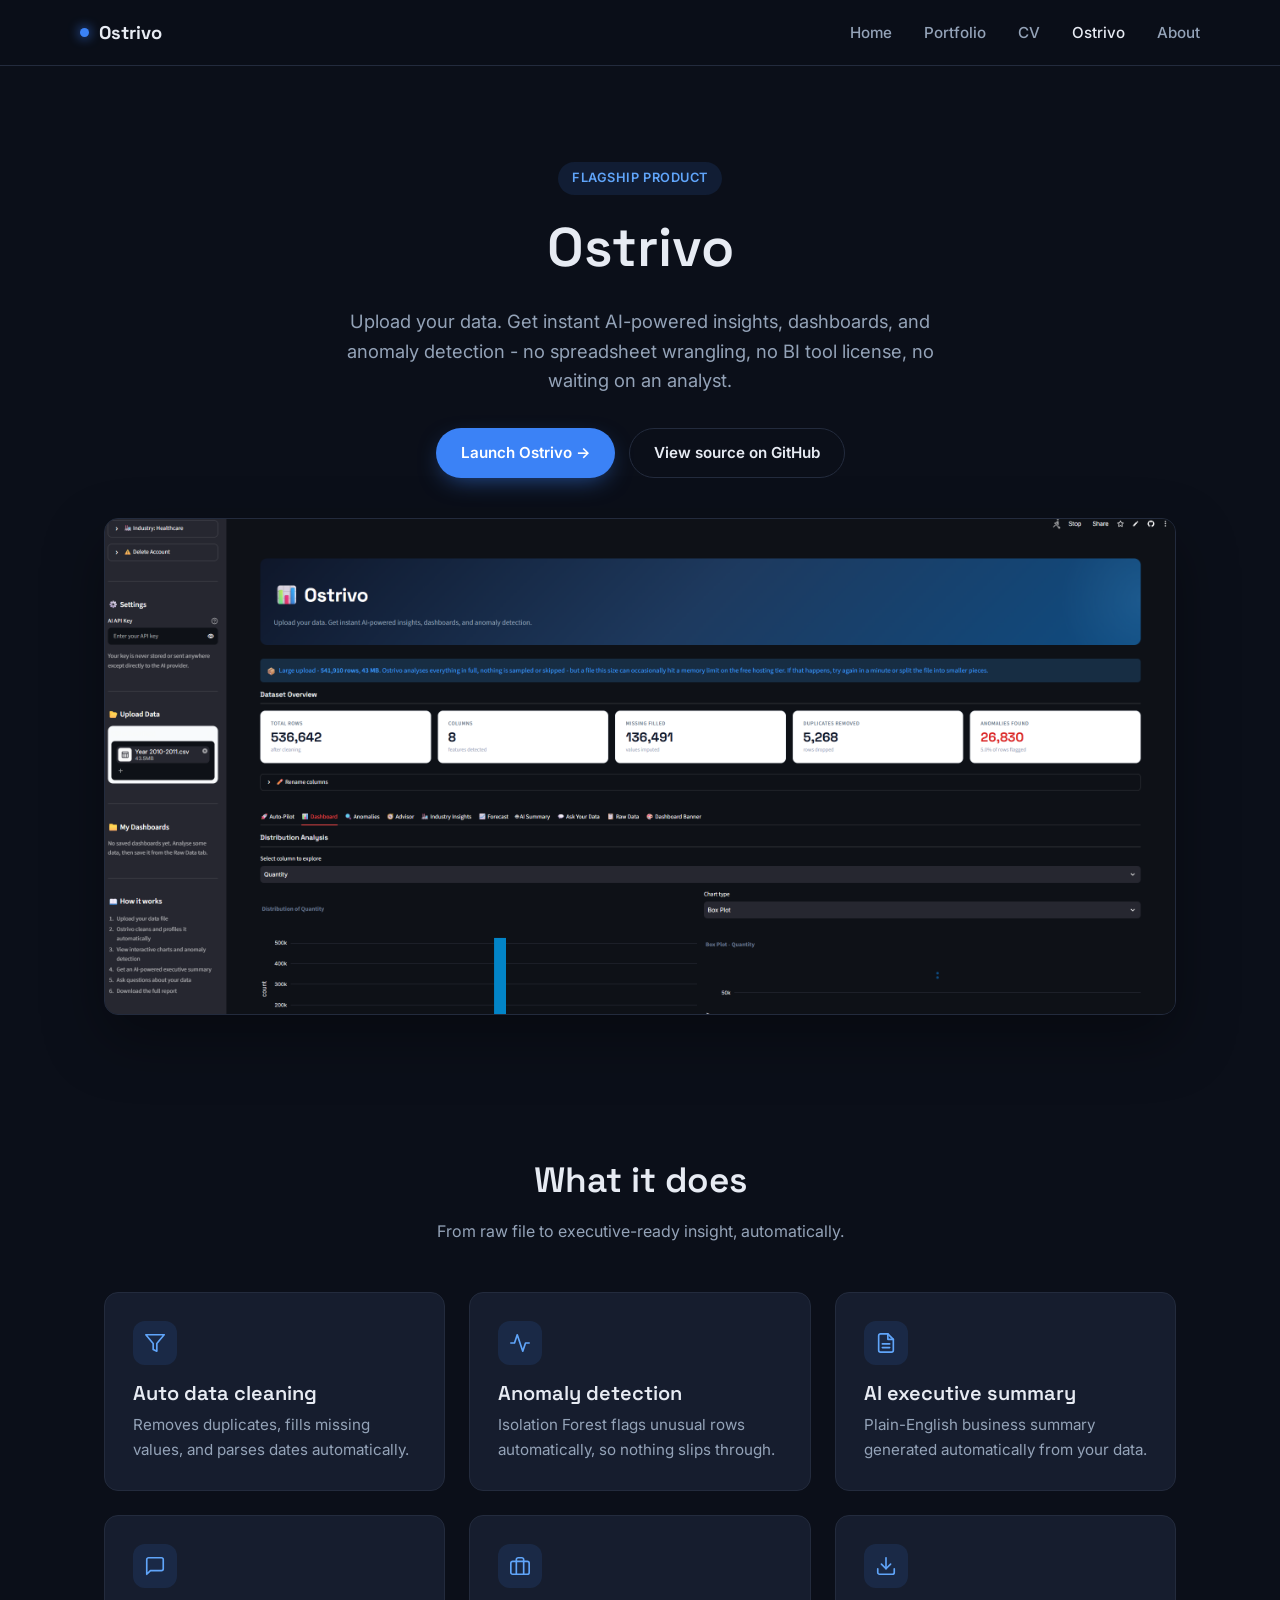
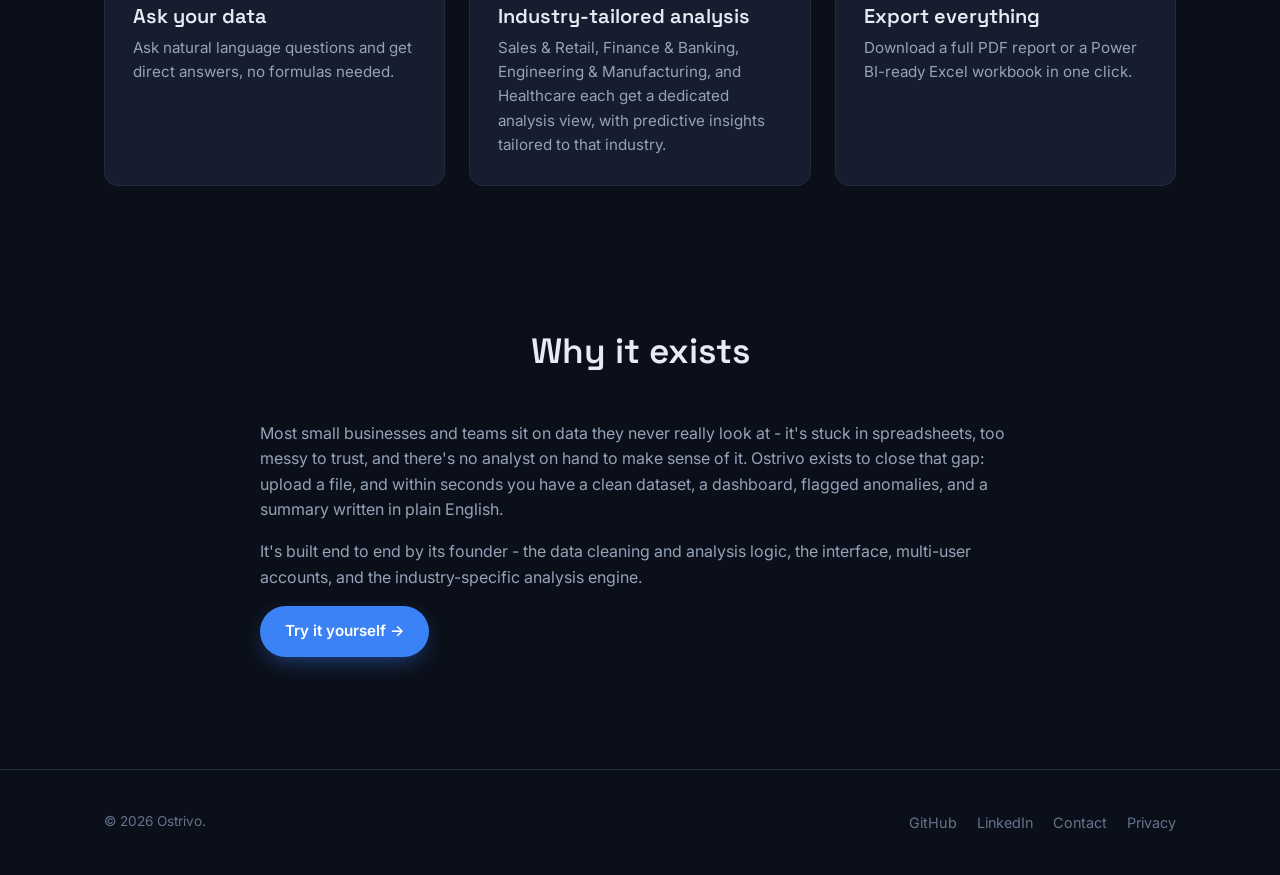
<file: ostrivo.html>
<!DOCTYPE html>
<html lang="en">
<head>
<meta charset="UTF-8">
<meta name="viewport" content="width=device-width, initial-scale=1.0">
<title>Ostrivo - AI-Powered Business Intelligence</title>
<meta name="description" content="Ostrivo is an AI-powered business intelligence web app - upload a CSV or Excel file and get instant dashboards, anomaly detection, and plain-English executive summaries.">
<link rel="preconnect" href="https://fonts.googleapis.com">
<link href="https://fonts.googleapis.com/css2?family=Inter:wght@400;500;600;700&family=Space+Grotesk:wght@500;600;700&display=swap" rel="stylesheet">
<link rel="stylesheet" href="css/style.css">
</head>
<body>

<header class="site-header">
    <div class="container nav">
        <a href="index.html" class="nav-brand"><span class="dot"></span>Ostrivo</a>
        <button class="nav-toggle" aria-label="Toggle menu">☰</button>
        <ul class="nav-links">
            <li><a href="index.html">Home</a></li>
            <li><a href="portfolio.html">Portfolio</a></li>
            <li><a href="cv.html">CV</a></li>
            <li><a href="ostrivo.html">Ostrivo</a></li>
            <li><a href="about.html">About</a></li>
        </ul>
    </div>
</header>

<main>
    <section class="hero">
        <div class="container">
            <span class="eyebrow">Flagship Product</span>
            <h1>Ostrivo</h1>
            <p class="lead">
                Upload your data. Get instant AI-powered insights, dashboards, and anomaly
                detection - no spreadsheet wrangling, no BI tool license, no waiting on an
                analyst.
            </p>
            <div class="hero-actions">
                <a href="https://ostrivo-jdcstzn86pqn3chnhbjzf6.streamlit.app/" class="btn btn-primary" target="_blank" rel="noopener">Launch Ostrivo →</a>
                <a href="https://github.com/PeterImoniose/ostrivo" class="btn btn-secondary" target="_blank" rel="noopener">View source on GitHub</a>
            </div>
            <figure class="product-shot">
                <img src="assets/ostrivo-dashboard-screenshot.png" alt="Ostrivo dashboard showing summary metrics, charts and flagged anomalies for an uploaded dataset" width="2530" height="1170">
            </figure>
        </div>
    </section>

    <section>
        <div class="container">
            <div class="section-head">
                <h2>What it does</h2>
                <p>From raw file to executive-ready insight, automatically.</p>
            </div>
            <div class="grid">
                <div class="card">
                    <div class="card-icon"><svg viewBox="0 0 24 24" width="22" height="22" fill="none" stroke="currentColor" stroke-width="1.8" stroke-linecap="round" stroke-linejoin="round" aria-hidden="true"><polygon points="22 3 2 3 10 12.46 10 19 14 21 14 12.46 22 3"/></svg></div>
                    <h3>Auto data cleaning</h3>
                    <p>Removes duplicates, fills missing values, and parses dates automatically.</p>
                </div>
                <div class="card">
                    <div class="card-icon"><svg viewBox="0 0 24 24" width="22" height="22" fill="none" stroke="currentColor" stroke-width="1.8" stroke-linecap="round" stroke-linejoin="round" aria-hidden="true"><polyline points="22 12 18 12 15 21 9 3 6 12 2 12"/></svg></div>
                    <h3>Anomaly detection</h3>
                    <p>Isolation Forest flags unusual rows automatically, so nothing slips through.</p>
                </div>
                <div class="card">
                    <div class="card-icon"><svg viewBox="0 0 24 24" width="22" height="22" fill="none" stroke="currentColor" stroke-width="1.8" stroke-linecap="round" stroke-linejoin="round" aria-hidden="true"><path d="M14 2H6a2 2 0 0 0-2 2v16a2 2 0 0 0 2 2h12a2 2 0 0 0 2-2V8z"/><polyline points="14 2 14 8 20 8"/><line x1="16" y1="13" x2="8" y2="13"/><line x1="16" y1="17" x2="8" y2="17"/></svg></div>
                    <h3>AI executive summary</h3>
                    <p>Plain-English business summary generated automatically from your data.</p>
                </div>
                <div class="card">
                    <div class="card-icon"><svg viewBox="0 0 24 24" width="22" height="22" fill="none" stroke="currentColor" stroke-width="1.8" stroke-linecap="round" stroke-linejoin="round" aria-hidden="true"><path d="M21 15a2 2 0 0 1-2 2H7l-4 4V5a2 2 0 0 1 2-2h14a2 2 0 0 1 2 2z"/></svg></div>
                    <h3>Ask your data</h3>
                    <p>Ask natural language questions and get direct answers, no formulas needed.</p>
                </div>
                <div class="card">
                    <div class="card-icon"><svg viewBox="0 0 24 24" width="22" height="22" fill="none" stroke="currentColor" stroke-width="1.8" stroke-linecap="round" stroke-linejoin="round" aria-hidden="true"><rect x="2" y="7" width="20" height="14" rx="2"/><path d="M16 21V5a2 2 0 0 0-2-2h-4a2 2 0 0 0-2 2v16"/></svg></div>
                    <h3>Industry-tailored analysis</h3>
                    <p>Sales &amp; Retail, Finance &amp; Banking, Engineering &amp; Manufacturing, and Healthcare each get a dedicated analysis view, with predictive insights tailored to that industry.</p>
                </div>
                <div class="card">
                    <div class="card-icon"><svg viewBox="0 0 24 24" width="22" height="22" fill="none" stroke="currentColor" stroke-width="1.8" stroke-linecap="round" stroke-linejoin="round" aria-hidden="true"><path d="M21 15v4a2 2 0 0 1-2 2H5a2 2 0 0 1-2-2v-4"/><polyline points="7 10 12 15 17 10"/><line x1="12" y1="15" x2="12" y2="3"/></svg></div>
                    <h3>Export everything</h3>
                    <p>Download a full PDF report or a Power BI-ready Excel workbook in one click.</p>
                </div>
            </div>
        </div>
    </section>

    <section>
        <div class="container">
            <div class="section-head">
                <h2>Why it exists</h2>
            </div>
            <div class="prose-block">
                    <p>
                        Most small businesses and teams sit on data they never really look at -
                        it's stuck in spreadsheets, too messy to trust, and there's no analyst
                        on hand to make sense of it. Ostrivo exists to close that gap: upload a
                        file, and within seconds you have a clean dataset, a dashboard, flagged
                        anomalies, and a summary written in plain English.
                    </p>
                    <p>
                        It's built end to end by its founder - the data cleaning and analysis
                        logic, the interface, multi-user accounts, and the industry-specific
                        analysis engine.
                    </p>
                    <a href="https://ostrivo-jdcstzn86pqn3chnhbjzf6.streamlit.app/" class="btn btn-primary" target="_blank" rel="noopener">Try it yourself →</a>
            </div>
        </div>
    </section>
</main>

<footer class="site-footer">
    <div class="container footer-row">
        <span class="footer-note">© 2026 Ostrivo.</span>
        <ul class="footer-links">
            <li><a href="https://github.com/PeterImoniose" target="_blank" rel="noopener">GitHub</a></li>
            <li><a href="https://www.linkedin.com/in/avwerosuo-imoniose-bbb3b915a" target="_blank" rel="noopener">LinkedIn</a></li>
            <li><a href="about.html">Contact</a></li>
            <li><a href="privacy.html">Privacy</a></li>
        </ul>
    </div>
</footer>

<script src="js/main.js"></script>
</body>
</html>
</file>
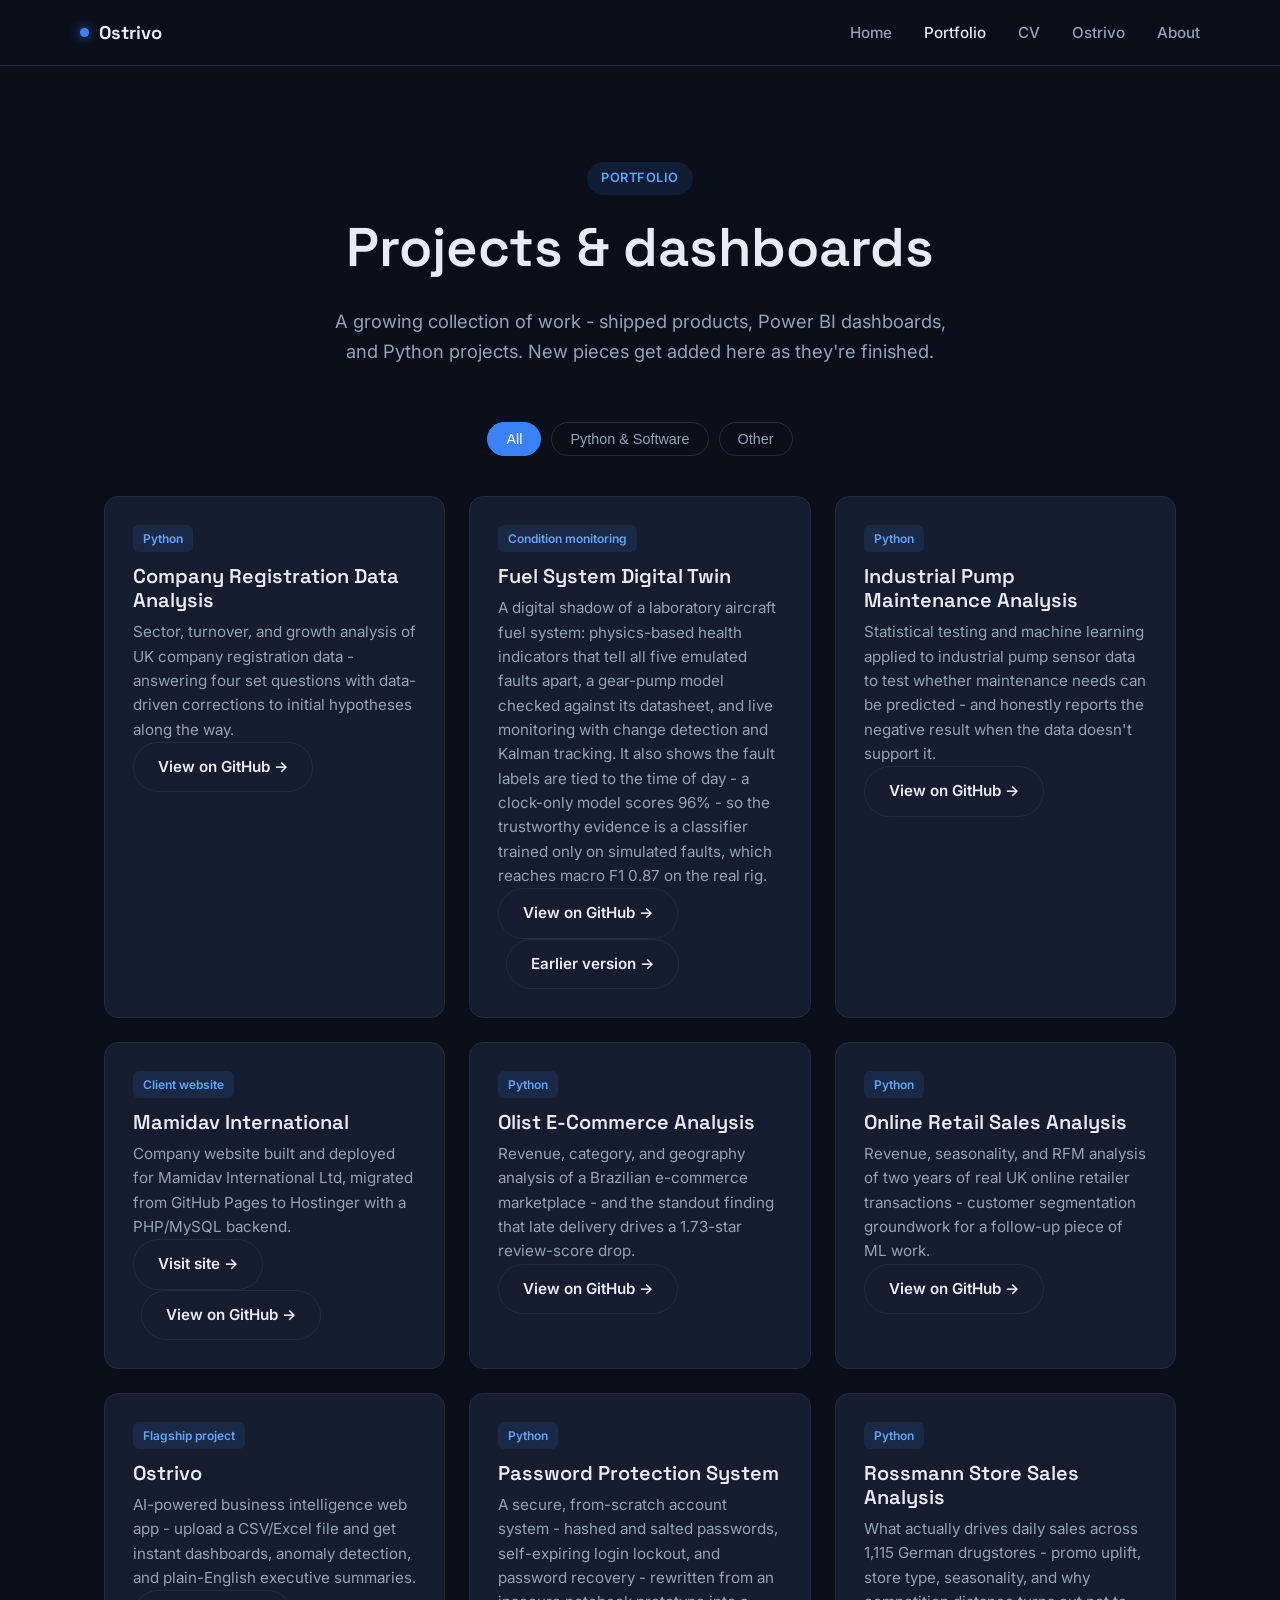
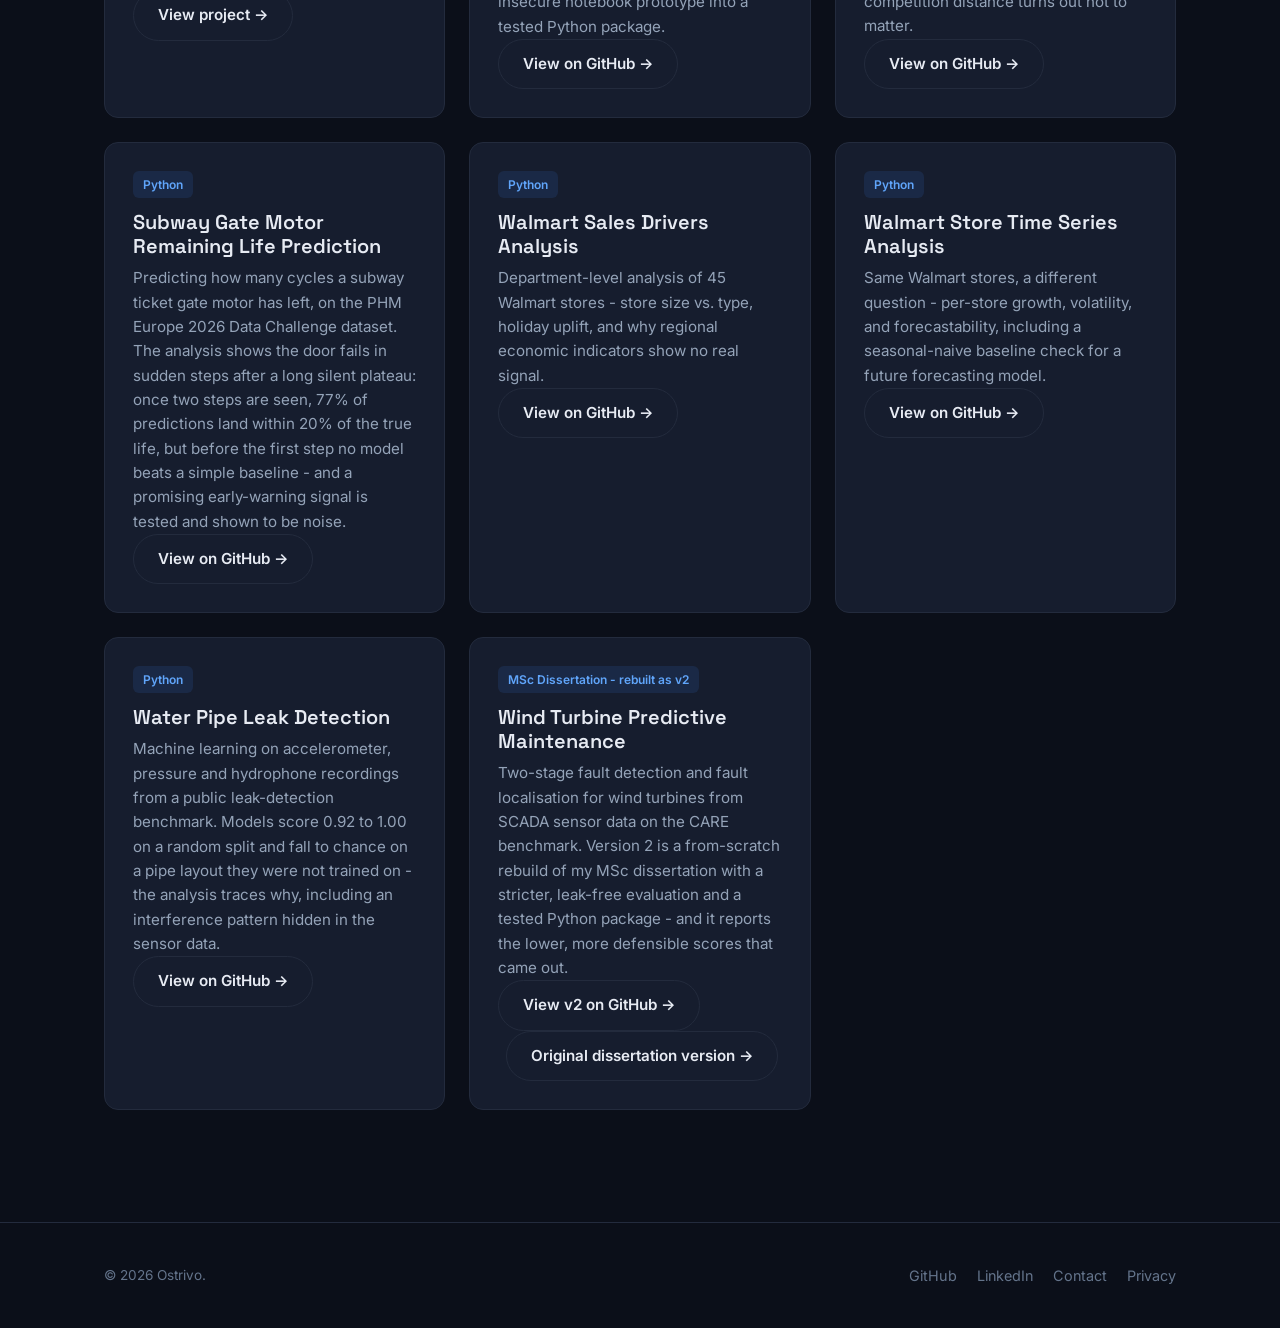
<file: portfolio.html>
<!DOCTYPE html>
<html lang="en">
<head>
<meta charset="UTF-8">
<meta name="viewport" content="width=device-width, initial-scale=1.0">
<title>Portfolio - Ostrivo</title>
<meta name="description" content="Projects and dashboards from the maker of Ostrivo, including Power BI dashboards and Python projects.">
<link rel="preconnect" href="https://fonts.googleapis.com">
<link href="https://fonts.googleapis.com/css2?family=Inter:wght@400;500;600;700&family=Space+Grotesk:wght@500;600;700&display=swap" rel="stylesheet">
<link rel="stylesheet" href="css/style.css">
</head>
<body>

<header class="site-header">
    <div class="container nav">
        <a href="index.html" class="nav-brand"><span class="dot"></span>Ostrivo</a>
        <button class="nav-toggle" aria-label="Toggle menu">☰</button>
        <ul class="nav-links">
            <li><a href="index.html">Home</a></li>
            <li><a href="portfolio.html">Portfolio</a></li>
            <li><a href="cv.html">CV</a></li>
            <li><a href="ostrivo.html">Ostrivo</a></li>
            <li><a href="about.html">About</a></li>
        </ul>
    </div>
</header>

<main>
    <section class="hero" style="padding-bottom: 24px;">
        <div class="container">
            <span class="eyebrow">Portfolio</span>
            <h1>Projects &amp; dashboards</h1>
            <p class="lead">
                A growing collection of work - shipped products, Power BI dashboards, and
                Python projects. New pieces get added here as they're finished.
            </p>
        </div>
    </section>

    <section style="padding-top: 0;">
        <div class="container">
            <div id="filter-bar" class="filter-bar"></div>
            <div id="portfolio-grid" class="grid"></div>
            <div id="empty-state" class="empty-state" style="display:none;">
                Nothing in this category yet - check back soon.
            </div>
        </div>
    </section>
</main>

<footer class="site-footer">
    <div class="container footer-row">
        <span class="footer-note">© 2026 Ostrivo.</span>
        <ul class="footer-links">
            <li><a href="https://github.com/PeterImoniose" target="_blank" rel="noopener">GitHub</a></li>
            <li><a href="https://www.linkedin.com/in/avwerosuo-imoniose-bbb3b915a" target="_blank" rel="noopener">LinkedIn</a></li>
            <li><a href="about.html">Contact</a></li>
            <li><a href="privacy.html">Privacy</a></li>
        </ul>
    </div>
</footer>

<script src="js/portfolio-data.js"></script>
<script src="js/portfolio-render.js"></script>
<script src="js/main.js"></script>
</body>
</html>
</file>
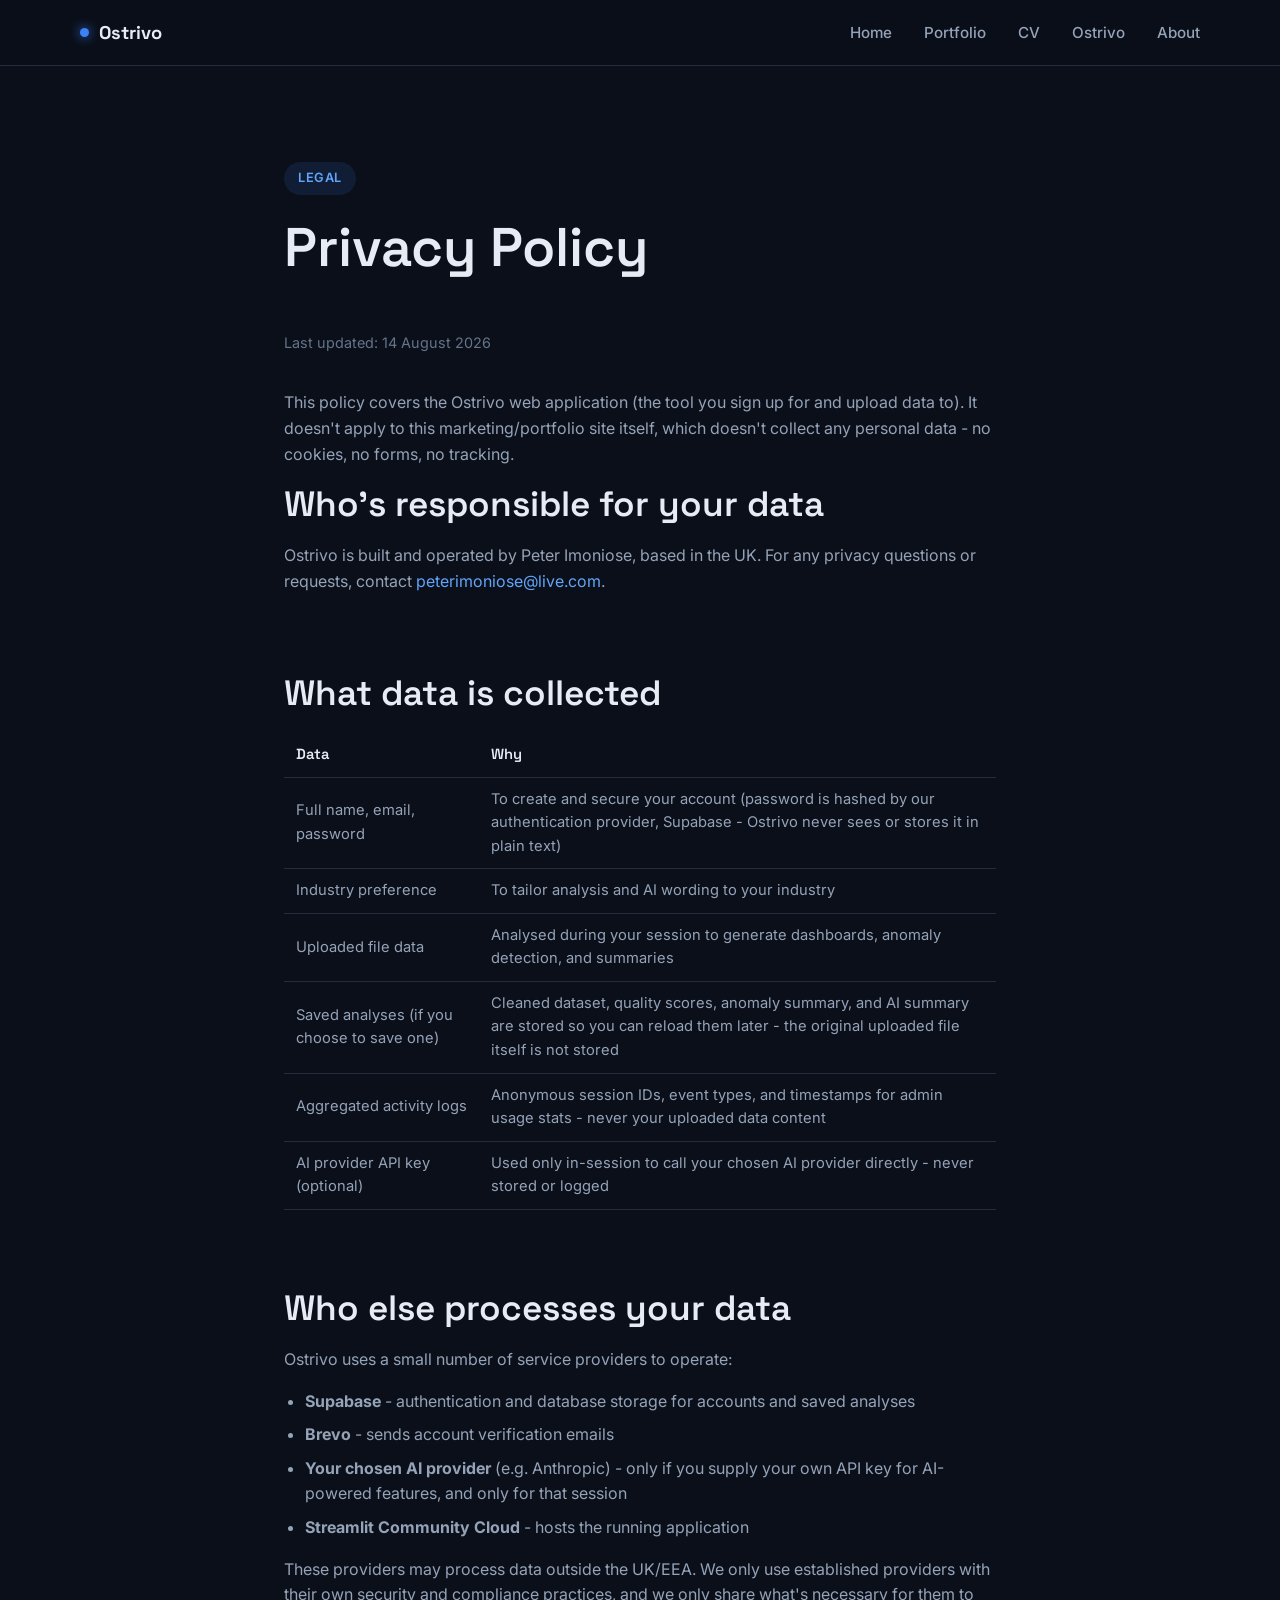
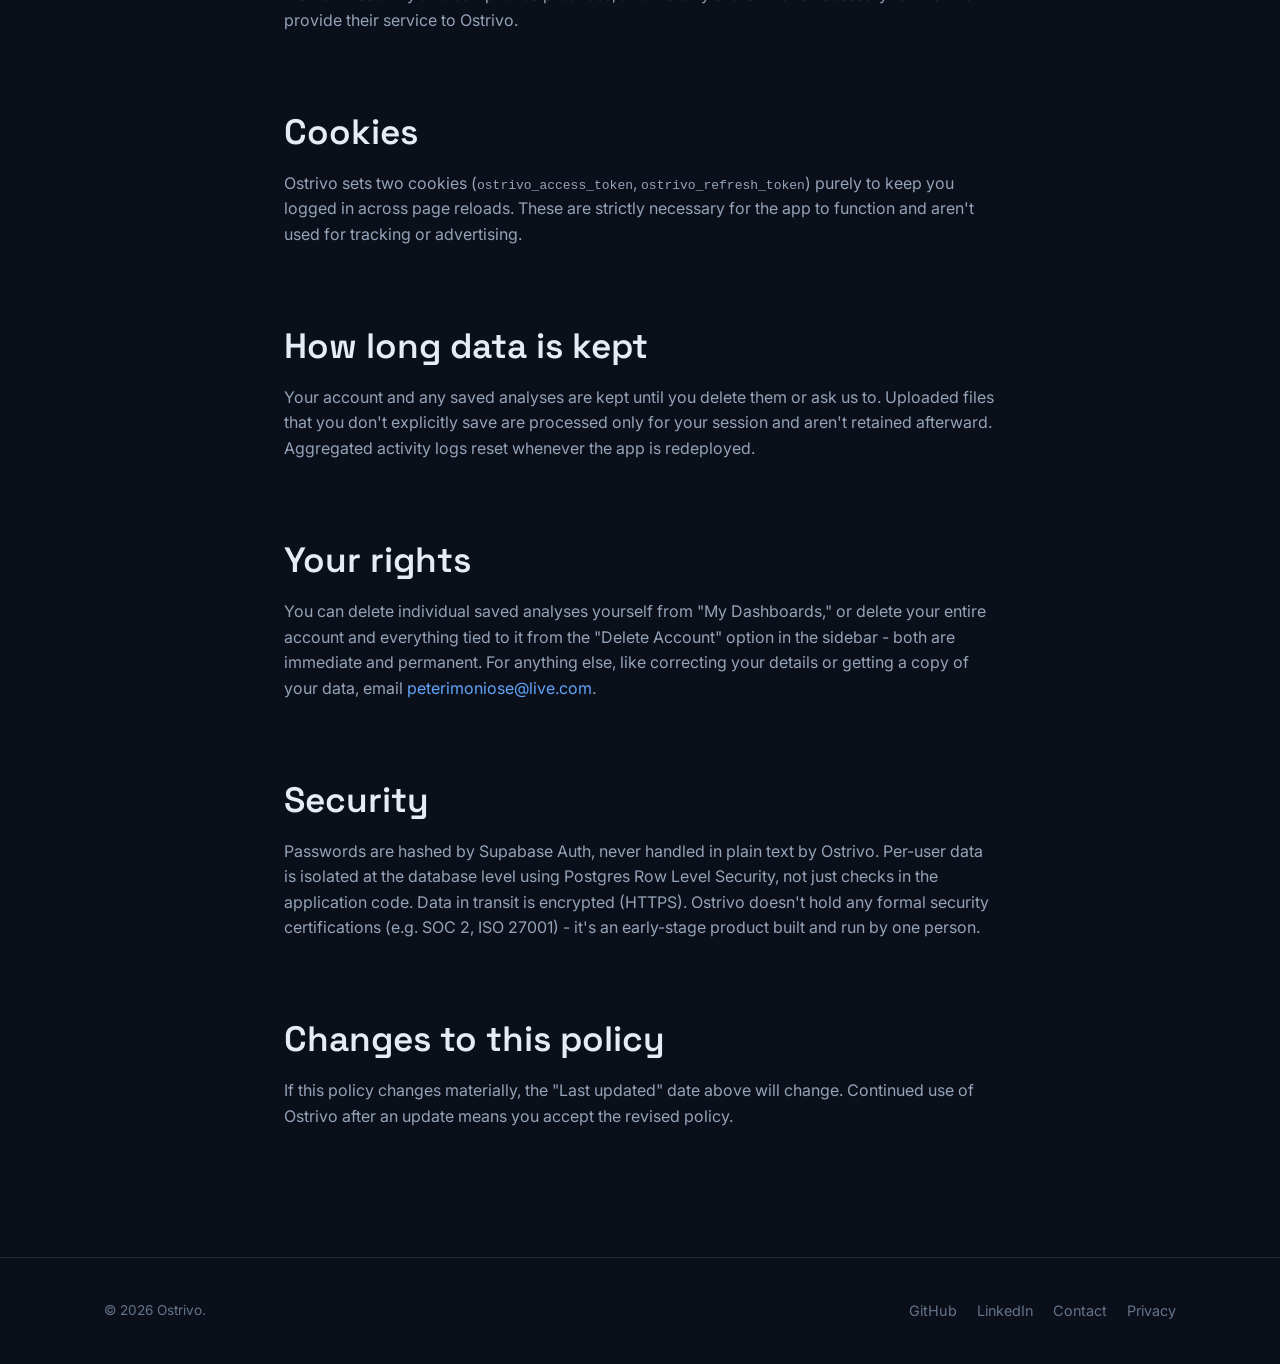
<file: privacy.html>
<!DOCTYPE html>
<html lang="en">
<head>
<meta charset="UTF-8">
<meta name="viewport" content="width=device-width, initial-scale=1.0">
<title>Privacy Policy - Ostrivo</title>
<meta name="description" content="What data Ostrivo collects, why, and how to request its deletion.">
<link rel="preconnect" href="https://fonts.googleapis.com">
<link href="https://fonts.googleapis.com/css2?family=Inter:wght@400;500;600;700&family=Space+Grotesk:wght@500;600;700&display=swap" rel="stylesheet">
<link rel="stylesheet" href="css/style.css">
<style>
    .policy { max-width: 760px; margin: 0 auto; }
    .policy h2 { margin-top: 2.2em; }
    .policy h2:first-of-type { margin-top: 0; }
    .policy ul { color: var(--text-muted); padding-left: 1.3em; }
    .policy li { margin-bottom: 0.5em; }
    .policy table { width: 100%; border-collapse: collapse; margin: 1.2em 0; }
    .policy th, .policy td { text-align: left; padding: 10px 12px; border-bottom: 1px solid var(--border); font-size: 0.92rem; }
    .policy th { color: var(--text); font-family: var(--font-heading); font-weight: 600; }
    .policy td { color: var(--text-muted); }
    .updated-note { color: var(--text-faint); font-size: 0.9rem; margin-bottom: 2.5em; }
</style>
</head>
<body>

<header class="site-header">
    <div class="container nav">
        <a href="index.html" class="nav-brand"><span class="dot"></span>Ostrivo</a>
        <button class="nav-toggle" aria-label="Toggle menu">☰</button>
        <ul class="nav-links">
            <li><a href="index.html">Home</a></li>
            <li><a href="portfolio.html">Portfolio</a></li>
            <li><a href="cv.html">CV</a></li>
            <li><a href="ostrivo.html">Ostrivo</a></li>
            <li><a href="about.html">About</a></li>
        </ul>
    </div>
</header>

<main>
    <section class="hero" style="padding-bottom: 24px; text-align: left;">
        <div class="container policy">
            <span class="eyebrow">Legal</span>
            <h1>Privacy Policy</h1>
        </div>
    </section>

    <section style="padding-top: 0;">
        <div class="container policy">
            <p class="updated-note">Last updated: 14 August 2026</p>

            <p>
                This policy covers the Ostrivo web application (the tool you sign up for and
                upload data to). It doesn't apply to this marketing/portfolio site itself, which
                doesn't collect any personal data - no cookies, no forms, no tracking.
            </p>

            <h2>Who's responsible for your data</h2>
            <p>
                Ostrivo is built and operated by Peter Imoniose, based in the UK. For any
                privacy questions or requests, contact <a href="mailto:peterimoniose@live.com">peterimoniose@live.com</a>.
            </p>

            <h2>What data is collected</h2>
            <table>
                <tr><th>Data</th><th>Why</th></tr>
                <tr><td>Full name, email, password</td><td>To create and secure your account (password is hashed by our authentication provider, Supabase - Ostrivo never sees or stores it in plain text)</td></tr>
                <tr><td>Industry preference</td><td>To tailor analysis and AI wording to your industry</td></tr>
                <tr><td>Uploaded file data</td><td>Analysed during your session to generate dashboards, anomaly detection, and summaries</td></tr>
                <tr><td>Saved analyses (if you choose to save one)</td><td>Cleaned dataset, quality scores, anomaly summary, and AI summary are stored so you can reload them later - the original uploaded file itself is not stored</td></tr>
                <tr><td>Aggregated activity logs</td><td>Anonymous session IDs, event types, and timestamps for admin usage stats - never your uploaded data content</td></tr>
                <tr><td>AI provider API key (optional)</td><td>Used only in-session to call your chosen AI provider directly - never stored or logged</td></tr>
            </table>

            <h2>Who else processes your data</h2>
            <p>Ostrivo uses a small number of service providers to operate:</p>
            <ul>
                <li><strong>Supabase</strong> - authentication and database storage for accounts and saved analyses</li>
                <li><strong>Brevo</strong> - sends account verification emails</li>
                <li><strong>Your chosen AI provider</strong> (e.g. Anthropic) - only if you supply your own API key for AI-powered features, and only for that session</li>
                <li><strong>Streamlit Community Cloud</strong> - hosts the running application</li>
            </ul>
            <p>
                These providers may process data outside the UK/EEA. We only use established
                providers with their own security and compliance practices, and we only share
                what's necessary for them to provide their service to Ostrivo.
            </p>

            <h2>Cookies</h2>
            <p>
                Ostrivo sets two cookies (<code>ostrivo_access_token</code>, <code>ostrivo_refresh_token</code>)
                purely to keep you logged in across page reloads. These are strictly necessary
                for the app to function and aren't used for tracking or advertising.
            </p>

            <h2>How long data is kept</h2>
            <p>
                Your account and any saved analyses are kept until you delete them or ask us to.
                Uploaded files that you don't explicitly save are processed only for your
                session and aren't retained afterward. Aggregated activity logs reset whenever
                the app is redeployed.
            </p>

            <h2>Your rights</h2>
            <p>
                You can delete individual saved analyses yourself from "My Dashboards," or
                delete your entire account and everything tied to it from the "Delete Account"
                option in the sidebar - both are immediate and permanent. For anything else,
                like correcting your details or getting a copy of your data, email
                <a href="mailto:peterimoniose@live.com">peterimoniose@live.com</a>.
            </p>

            <h2>Security</h2>
            <p>
                Passwords are hashed by Supabase Auth, never handled in plain text by Ostrivo.
                Per-user data is isolated at the database level using Postgres Row Level
                Security, not just checks in the application code. Data in transit is encrypted
                (HTTPS). Ostrivo doesn't hold any formal security certifications (e.g. SOC 2,
                ISO 27001) - it's an early-stage product built and run by one person.
            </p>

            <h2>Changes to this policy</h2>
            <p>
                If this policy changes materially, the "Last updated" date above will change.
                Continued use of Ostrivo after an update means you accept the revised policy.
            </p>
        </div>
    </section>
</main>

<footer class="site-footer">
    <div class="container footer-row">
        <span class="footer-note">© 2026 Ostrivo.</span>
        <ul class="footer-links">
            <li><a href="https://github.com/PeterImoniose" target="_blank" rel="noopener">GitHub</a></li>
            <li><a href="https://www.linkedin.com/in/avwerosuo-imoniose-bbb3b915a" target="_blank" rel="noopener">LinkedIn</a></li>
            <li><a href="about.html">Contact</a></li>
            <li><a href="privacy.html">Privacy</a></li>
        </ul>
    </div>
</footer>

<script src="js/main.js"></script>
</body>
</html>
</file>
<file: css/style.css>
/* Design tokens */
:root {
    --bg: #0b0f19;
    --bg-elevated: #121826;
    --bg-card: #161d2e;
    --border: #232b3d;
    --text: #e7ebf3;
    --text-muted: #94a3b8;
    --text-faint: #64748b;
    --accent: #3b82f6;
    --accent-bright: #60a5fa;
    --accent-soft: rgba(59, 130, 246, 0.12);
    --success: #22c55e;
    --font-heading: 'Space Grotesk', sans-serif;
    --font-body: 'Inter', sans-serif;
    --max-width: 1120px;
    --radius: 14px;
}

* { box-sizing: border-box; }

html { scroll-behavior: smooth; }

body {
    margin: 0;
    background: var(--bg);
    color: var(--text);
    font-family: var(--font-body);
    line-height: 1.6;
    -webkit-font-smoothing: antialiased;
}

h1, h2, h3, h4 {
    font-family: var(--font-heading);
    font-weight: 600;
    line-height: 1.2;
    margin: 0 0 0.5em;
}

h1 { font-size: clamp(2.2rem, 5vw, 3.4rem); }
h2 { font-size: clamp(1.6rem, 3vw, 2.2rem); }
h3 { font-size: 1.25rem; }

p { color: var(--text-muted); margin: 0 0 1em; }

a { color: var(--accent-bright); text-decoration: none; }
a:hover { text-decoration: underline; }

img { max-width: 100%; display: block; }

.container {
    max-width: var(--max-width);
    margin: 0 auto;
    padding: 0 24px;
}

/* Nav */
.site-header {
    position: sticky;
    top: 0;
    z-index: 100;
    background: rgba(11, 15, 25, 0.85);
    backdrop-filter: blur(10px);
    border-bottom: 1px solid var(--border);
}

.nav {
    display: flex;
    align-items: center;
    justify-content: space-between;
    padding: 18px 0;
}

.nav-brand {
    display: flex;
    align-items: center;
    gap: 10px;
    font-family: var(--font-heading);
    font-weight: 700;
    font-size: 1.15rem;
    color: var(--text);
}

.nav-brand:hover { text-decoration: none; color: var(--text); }

.nav-brand .dot {
    width: 9px;
    height: 9px;
    border-radius: 50%;
    background: var(--accent);
    box-shadow: 0 0 12px var(--accent);
}

.nav-links {
    display: flex;
    gap: 32px;
    list-style: none;
    margin: 0;
    padding: 0;
}

.nav-links a {
    color: var(--text-muted);
    font-weight: 500;
    font-size: 0.95rem;
    transition: color 0.15s ease;
}

.nav-links a:hover,
.nav-links a.active {
    color: var(--text);
    text-decoration: none;
}

.nav-toggle {
    display: none;
    background: none;
    border: none;
    color: var(--text);
    font-size: 1.6rem;
    cursor: pointer;
}

@media (max-width: 720px) {
    .nav-toggle { display: block; }
    .nav-links {
        position: absolute;
        top: 100%;
        left: 0;
        right: 0;
        flex-direction: column;
        gap: 0;
        background: var(--bg-elevated);
        border-bottom: 1px solid var(--border);
        max-height: 0;
        overflow: hidden;
        transition: max-height 0.25s ease;
    }
    .nav-links.open { max-height: 320px; }
    .nav-links li { border-top: 1px solid var(--border); }
    .nav-links a { display: block; padding: 16px 24px; }
}

/* Buttons */
.btn {
    display: inline-flex;
    align-items: center;
    gap: 8px;
    padding: 12px 24px;
    border-radius: 999px;
    font-weight: 600;
    font-size: 0.95rem;
    cursor: pointer;
    border: 1px solid transparent;
    transition: transform 0.15s ease, box-shadow 0.15s ease;
}

.btn:hover { text-decoration: none; transform: translateY(-1px); }

.btn-primary {
    background: var(--accent);
    color: #fff;
    box-shadow: 0 8px 24px -8px rgba(59, 130, 246, 0.6);
}

.btn-primary:hover { background: var(--accent-bright); }

.btn-secondary {
    background: transparent;
    border-color: var(--border);
    color: var(--text);
}

.btn-secondary:hover { border-color: var(--accent); color: var(--accent-bright); }

/* Hero */
.hero {
    padding: 96px 0 72px;
    text-align: center;
}

.eyebrow {
    display: inline-block;
    padding: 6px 14px;
    border-radius: 999px;
    background: var(--accent-soft);
    color: var(--accent-bright);
    font-size: 0.8rem;
    font-weight: 600;
    letter-spacing: 0.04em;
    text-transform: uppercase;
    margin-bottom: 20px;
}

.hero p.lead {
    max-width: 620px;
    margin: 0 auto 32px;
    font-size: 1.15rem;
}

.hero-actions {
    display: flex;
    gap: 14px;
    justify-content: center;
    flex-wrap: wrap;
}

.hero-screenshot {
    display: block;
    margin: 64px auto 0;
    max-width: 900px;
    width: 100%;
    height: auto;
    border-radius: var(--radius);
    border: 1px solid var(--border);
    box-shadow: 0 24px 60px -20px rgba(0, 0, 0, 0.5);
}

/* Sections */
section { padding: 72px 0; }

.section-head {
    text-align: center;
    max-width: 640px;
    margin: 0 auto 48px;
}

.section-head p { margin-bottom: 0; }

/* Cards grid */
.grid {
    display: grid;
    grid-template-columns: repeat(auto-fit, minmax(280px, 1fr));
    gap: 24px;
}

.card {
    background: var(--bg-card);
    border: 1px solid var(--border);
    border-radius: var(--radius);
    padding: 28px;
    transition: border-color 0.15s ease, transform 0.15s ease;
}

.card:hover {
    border-color: var(--accent);
    transform: translateY(-3px);
}

.card-icon {
    width: 44px;
    height: 44px;
    border-radius: 12px;
    background: var(--accent-soft);
    display: flex;
    align-items: center;
    justify-content: center;
    font-size: 1.3rem;
    margin-bottom: 16px;
}

.card-icon, .contact-list .contact-icon { color: var(--accent-bright); }

.card h3 { margin-bottom: 8px; }
.card p { margin-bottom: 0; font-size: 0.95rem; }

/* Portfolio image slot */
.image-slot {
    aspect-ratio: 16 / 10;
    border-radius: var(--radius) var(--radius) 0 0;
    border: 1px dashed var(--border);
    border-bottom: none;
    background: linear-gradient(160deg, var(--bg-elevated), var(--bg-card));
    display: flex;
    flex-direction: column;
    align-items: center;
    justify-content: center;
    color: var(--text-faint);
    font-size: 0.85rem;
    gap: 6px;
    margin: -28px -28px 20px;
}

.image-slot .icon { font-size: 1.8rem; opacity: 0.6; }

/* Tag / badge */
.tag {
    display: inline-block;
    padding: 4px 10px;
    border-radius: 6px;
    background: var(--accent-soft);
    color: var(--accent-bright);
    font-size: 0.75rem;
    font-weight: 600;
    margin-bottom: 12px;
}

.tag.tag-muted {
    background: var(--bg-elevated);
    color: var(--text-faint);
}

/* Filter tabs (portfolio page) */
.filter-bar {
    display: flex;
    gap: 10px;
    justify-content: center;
    flex-wrap: wrap;
    margin-bottom: 40px;
}

.filter-btn {
    padding: 8px 18px;
    border-radius: 999px;
    border: 1px solid var(--border);
    background: transparent;
    color: var(--text-muted);
    font-size: 0.9rem;
    font-weight: 500;
    cursor: pointer;
    transition: all 0.15s ease;
}

.filter-btn:hover { border-color: var(--accent); color: var(--text); }

.filter-btn.active {
    background: var(--accent);
    border-color: var(--accent);
    color: #fff;
}

.empty-state {
    text-align: center;
    color: var(--text-faint);
    padding: 48px 0;
}

/* Stats row */
.stats-row {
    display: grid;
    grid-template-columns: repeat(auto-fit, minmax(160px, 1fr));
    gap: 24px;
    text-align: center;
}

.stat-value {
    font-family: var(--font-heading);
    font-size: 2.2rem;
    font-weight: 700;
    color: var(--accent-bright);
}

.stat-label { color: var(--text-faint); font-size: 0.9rem; }

/* Two-column layout */
.split {
    display: grid;
    grid-template-columns: 1.1fr 0.9fr;
    gap: 56px;
    align-items: center;
}

@media (max-width: 800px) {
    .split { grid-template-columns: 1fr; gap: 32px; }
}

/* Contact / about specifics */
.avatar-slot {
    width: 220px;
    height: 220px;
    border-radius: 50%;
    border: 1px dashed var(--border);
    background: linear-gradient(160deg, var(--bg-elevated), var(--bg-card));
    display: flex;
    align-items: center;
    justify-content: center;
    color: var(--text-faint);
    font-size: 0.85rem;
    flex-direction: column;
    gap: 6px;
    margin: 0 auto;
}

.avatar-photo {
    width: 160px;
    height: 160px;
    border-radius: 50%;
    overflow: hidden;
    border: 1px solid var(--border);
    margin: 0 auto;
}

@media (max-width: 500px) {
    .avatar-photo { width: 120px; height: 120px; }
}

.avatar-photo img {
    width: 100%;
    height: 100%;
    object-fit: cover;
}

.contact-list {
    list-style: none;
    padding: 0;
    margin: 0;
    display: flex;
    flex-direction: column;
    gap: 14px;
}

.contact-list li {
    display: flex;
    align-items: center;
    gap: 12px;
    padding: 14px 18px;
    background: var(--bg-card);
    border: 1px solid var(--border);
    border-radius: 12px;
}

.contact-list .contact-icon {
    width: 36px;
    height: 36px;
    border-radius: 10px;
    background: var(--accent-soft);
    display: flex;
    align-items: center;
    justify-content: center;
    flex-shrink: 0;
}

.contact-list a { color: var(--text); font-weight: 500; }

/* CTA banner */
.cta-banner {
    background: linear-gradient(135deg, var(--bg-elevated), var(--bg-card));
    border: 1px solid var(--border);
    border-radius: 20px;
    padding: 56px 40px;
    text-align: center;
}

.cta-banner h2 { margin-bottom: 12px; }
.cta-banner p { max-width: 480px; margin-left: auto; margin-right: auto; }

/* Footer */
.site-footer {
    border-top: 1px solid var(--border);
    padding: 40px 0;
    margin-top: 40px;
}

.footer-row {
    display: flex;
    justify-content: space-between;
    align-items: center;
    flex-wrap: wrap;
    gap: 16px;
}

.footer-links {
    display: flex;
    gap: 20px;
    list-style: none;
    padding: 0;
    margin: 0;
}

.footer-links a { color: var(--text-faint); font-size: 0.9rem; }
.footer-links a:hover { color: var(--text); }

.footer-note { color: var(--text-faint); font-size: 0.85rem; }

/* Utility */
.text-center { text-align: center; }
.mt-0 { margin-top: 0; }

/* Product screenshot and single-column text sections */
.product-shot {
    margin: 40px 0 0;
    border: 1px solid var(--border);
    border-radius: var(--radius);
    overflow: hidden;
    background: var(--bg-card);
    box-shadow: 0 24px 60px rgba(0, 0, 0, 0.35);
}
.product-shot img { display: block; width: 100%; height: auto; }
.prose-block { max-width: 760px; margin: 0 auto; }
</file>
<file: css/cv.css>
/* Interactive CV page. Builds on the tokens in style.css. */

.cv-page {
    --success: #22c55e;
    --violet: #a78bfa;
    --amber: #f59e0b;
    --header-h: 65px;
}

.cv-page section { padding: 0; }

/* Reveal on scroll (only when JS is running) */
.js .reveal { opacity: 0; transform: translateY(18px); transition: opacity 0.45s ease, transform 0.45s ease; }
.js .reveal.is-visible { opacity: 1; transform: none; }

/* Hero */
.cvx-hero {
    position: relative;
    overflow: hidden;
    padding: 72px 0 40px !important;
    border-bottom: 1px solid var(--border);
}

.cvx-hero-bg {
    position: absolute;
    inset: 0;
    background:
        radial-gradient(600px 380px at 78% 30%, rgba(59, 130, 246, 0.22), transparent 70%),
        radial-gradient(520px 320px at 12% 85%, rgba(167, 139, 250, 0.12), transparent 70%),
        linear-gradient(rgba(255, 255, 255, 0.035) 1px, transparent 1px) 0 0 / 44px 44px,
        linear-gradient(90deg, rgba(255, 255, 255, 0.035) 1px, transparent 1px) 0 0 / 44px 44px;
    mask-image: linear-gradient(to bottom, #000 60%, transparent);
    -webkit-mask-image: linear-gradient(to bottom, #000 60%, transparent);
    pointer-events: none;
}

.cvx-hero-grid {
    position: relative;
    display: grid;
    grid-template-columns: 1.25fr 0.75fr;
    gap: 48px;
    align-items: center;
}

.cvx-available {
    display: inline-flex;
    align-items: center;
    gap: 10px;
    padding: 7px 14px;
    border-radius: 999px;
    background: rgba(34, 197, 94, 0.1);
    border: 1px solid rgba(34, 197, 94, 0.35);
    color: #86efac;
    font-size: 0.82rem;
    font-weight: 600;
    margin-bottom: 22px;
}

.pulse {
    width: 8px;
    height: 8px;
    border-radius: 50%;
    background: var(--success);
    box-shadow: 0 0 0 0 rgba(34, 197, 94, 0.6);
    animation: pulse 2s infinite;
}

@keyframes pulse {
    0% { box-shadow: 0 0 0 0 rgba(34, 197, 94, 0.55); }
    70% { box-shadow: 0 0 0 10px rgba(34, 197, 94, 0); }
    100% { box-shadow: 0 0 0 0 rgba(34, 197, 94, 0); }
}

.cvx-hero h1 {
    font-size: clamp(2.3rem, 5.4vw, 3.9rem);
    letter-spacing: -0.02em;
    margin-bottom: 10px;
    background: linear-gradient(120deg, #fff 30%, #bfdbfe 70%, var(--violet));
    -webkit-background-clip: text;
    background-clip: text;
    color: transparent;
}

.cvx-role { color: var(--accent-bright); font-weight: 600; margin-bottom: 18px; }

.cvx-pitch {
    font-size: clamp(1.1rem, 2vw, 1.35rem);
    color: var(--text);
    max-width: 560px;
    line-height: 1.5;
    margin-bottom: 28px;
}

.hl {
    background: linear-gradient(transparent 62%, rgba(59, 130, 246, 0.45) 62%);
    padding: 0 2px;
}

.cvx-actions { display: flex; flex-wrap: wrap; gap: 12px; margin-bottom: 22px; }
.cvx-actions.center { justify-content: center; margin-bottom: 0; }
.cvx-actions button.btn { font-family: inherit; }

.cvx-links {
    display: flex;
    flex-wrap: wrap;
    gap: 8px 20px;
    list-style: none;
    padding: 0;
    margin: 0;
    font-size: 0.92rem;
}

.cvx-links a { color: var(--text-muted); font-weight: 500; }
.cvx-links a:hover { color: var(--text); text-decoration: none; }
.cvx-loc { color: var(--text-faint); }

/* Photo with orbiting ring and floating result chips */
.cvx-hero-visual { position: relative; justify-self: center; width: 300px; height: 300px; }

.cvx-ring {
    position: absolute;
    inset: 30px;
    border-radius: 50%;
    padding: 4px;
    background: conic-gradient(from 0deg, var(--accent), var(--violet), #22d3ee, var(--accent));
    animation: spin 14s linear infinite;
    box-shadow: 0 0 60px -10px rgba(59, 130, 246, 0.6);
}

.cvx-ring img {
    width: 100%;
    height: 100%;
    object-fit: cover;
    object-position: center 20%;
    border-radius: 50%;
    border: 4px solid var(--bg);
    animation: spin 14s linear infinite reverse;
}

@keyframes spin { to { transform: rotate(360deg); } }

.cvx-float {
    position: absolute;
    display: flex;
    flex-direction: column;
    padding: 9px 13px;
    border-radius: 12px;
    background: rgba(22, 29, 46, 0.88);
    border: 1px solid var(--border);
    backdrop-filter: blur(8px);
    box-shadow: 0 12px 30px -12px rgba(0, 0, 0, 0.7);
    animation: bob 6s ease-in-out infinite;
    white-space: nowrap;
}

.cvx-float b { font-family: var(--font-heading); font-size: 1.1rem; color: var(--text); line-height: 1.1; }
.cvx-float span { font-size: 0.72rem; color: var(--text-muted); }
.cvx-float.f1 { top: 6px; left: -54px; }
.cvx-float.f2 { bottom: 40px; right: -26px; animation-delay: -2s; }
.cvx-float.f3 { bottom: -6px; left: -30px; animation-delay: -4s; }
.cvx-float.f3 b { color: #86efac; }

@keyframes bob { 0%, 100% { transform: translateY(0); } 50% { transform: translateY(-8px); } }

/* Stat strip */
.cvx-stats {
    position: relative;
    display: grid;
    grid-template-columns: repeat(6, 1fr);
    margin-top: 56px;
    border: 1px solid var(--border);
    border-radius: var(--radius);
    background: rgba(18, 24, 38, 0.7);
    backdrop-filter: blur(6px);
    overflow: hidden;
}

.cvx-stat { padding: 18px 16px; display: flex; flex-direction: column; gap: 2px; }
.cvx-stat + .cvx-stat { border-left: 1px solid var(--border); }
.cvx-stat .num { font-family: var(--font-heading); font-size: 1.9rem; font-weight: 700; color: var(--text); line-height: 1.1; }
.cvx-stat .lbl { font-size: 0.78rem; color: var(--text-faint); }

/* Layout: sticky section nav + content */
.cvx-layout {
    display: grid;
    grid-template-columns: 170px minmax(0, 1fr);
    gap: 56px;
    padding-top: 24px;
}

.cvx-nav { position: relative; min-width: 0; }

.cvx-nav ol {
    position: sticky;
    top: calc(var(--header-h) + 32px);
    list-style: none;
    margin: 48px 0 0;
    padding: 0 0 0 14px;
    border-left: 1px solid var(--border);
    counter-reset: n;
}

.cvx-nav li { counter-increment: n; }

.cvx-nav a {
    position: relative;
    display: block;
    padding: 7px 0;
    color: var(--text-faint);
    font-size: 0.9rem;
    font-weight: 500;
    transition: color 0.2s ease;
}

.cvx-nav a::before {
    content: counter(n, decimal-leading-zero);
    font-size: 0.7rem;
    margin-right: 10px;
    color: var(--text-faint);
    font-variant-numeric: tabular-nums;
}

.cvx-nav a::after {
    content: "";
    position: absolute;
    left: -16px;
    top: 50%;
    width: 3px;
    height: 0;
    border-radius: 2px;
    background: var(--accent);
    transform: translateY(-50%);
    transition: height 0.2s ease;
}

.cvx-nav a:hover { color: var(--text); text-decoration: none; }
.cvx-nav a.is-active { color: var(--text); }
.cvx-nav a.is-active::before { color: var(--accent-bright); }
.cvx-nav a.is-active::after { height: 70%; }

.cvx-content { min-width: 0; }

.cvx-section {
    padding: 56px 0 !important;
    scroll-margin-top: calc(var(--header-h) + 16px);
}

.cvx-section + .cvx-section { border-top: 1px solid var(--border); }

.cvx-kicker {
    display: block;
    font-size: 0.75rem;
    font-weight: 600;
    letter-spacing: 0.1em;
    text-transform: uppercase;
    color: var(--accent-bright);
    margin-bottom: 10px;
}

.cvx-section h2 { font-size: clamp(1.5rem, 3vw, 2rem); margin-bottom: 18px; letter-spacing: -0.01em; }
.cvx-lede { font-size: 1.05rem; color: var(--text); opacity: 0.9; max-width: 720px; }
.cvx-subhead { font-size: 0.8rem; letter-spacing: 0.08em; text-transform: uppercase; color: var(--text-faint); margin: 36px 0 14px; }
.cvx-org { color: var(--text-muted); font-size: 0.9rem; }

/* Values */
.cvx-values { display: grid; grid-template-columns: repeat(3, 1fr); gap: 14px; margin-top: 26px; }

.cvx-value {
    padding: 20px;
    border-radius: 12px;
    background: linear-gradient(160deg, var(--bg-card), var(--bg-elevated));
    border: 1px solid var(--border);
}

.cvx-value .ico {
    display: inline-flex;
    width: 34px;
    height: 34px;
    align-items: center;
    justify-content: center;
    border-radius: 10px;
    background: var(--accent-soft);
    color: var(--accent-bright);
    margin-bottom: 12px;
}

.cvx-value h3 { font-size: 1rem; margin-bottom: 6px; }
.cvx-value p { font-size: 0.88rem; margin: 0; }

/* Tags */
.cvx-tags { display: flex; flex-wrap: wrap; gap: 6px; margin-top: 14px; }
.cvx-tags span {
    font-size: 0.72rem;
    font-weight: 600;
    padding: 3px 9px;
    border-radius: 6px;
    background: var(--bg-elevated);
    border: 1px solid var(--border);
    color: var(--text-muted);
}

/* Experience timeline */
.cvx-timeline { list-style: none; margin: 8px 0 0; padding: 0; position: relative; }

.cvx-timeline::before {
    content: "";
    position: absolute;
    left: 150px;
    top: 8px;
    bottom: 8px;
    width: 2px;
    background: linear-gradient(var(--accent), var(--violet) 60%, transparent);
    opacity: 0.6;
}

.cvx-job { display: grid; grid-template-columns: 150px minmax(0, 1fr); gap: 0 34px; position: relative; margin-bottom: 22px; }

.cvx-job::before {
    content: "";
    position: absolute;
    left: 145px;
    top: 22px;
    width: 12px;
    height: 12px;
    border-radius: 50%;
    background: var(--bg);
    border: 2px solid var(--accent-bright);
    box-shadow: 0 0 0 4px rgba(59, 130, 246, 0.15);
}

.cvx-job-when { padding-top: 16px; text-align: right; padding-right: 8px; }
.cvx-job-when .d { display: block; font-size: 0.85rem; font-weight: 600; color: var(--text); }
.cvx-job-when .dur { display: block; font-size: 0.78rem; color: var(--text-faint); }

.cvx-job-card {
    padding: 20px 22px;
    border-radius: 14px;
    background: var(--bg-card);
    border: 1px solid var(--border);
    transition: border-color 0.2s ease, transform 0.2s ease;
}

.cvx-job-card:hover { border-color: rgba(59, 130, 246, 0.6); transform: translateX(3px); }
.cvx-job-head { display: flex; flex-wrap: wrap; align-items: baseline; gap: 4px 14px; margin-bottom: 6px; }
.cvx-job-head h3 { font-size: 1.1rem; margin: 0; }
.cvx-job-sum { color: var(--text); font-size: 0.95rem; margin-bottom: 10px; }
.cvx-job-card ul, .rb ul { margin: 0; padding-left: 18px; color: var(--text-muted); }
.cvx-job-card li { font-size: 0.9rem; margin-bottom: 5px; }

.cvx-other { display: grid; grid-template-columns: repeat(3, 1fr); gap: 14px; }
.cvx-other-item { padding: 16px 18px; border-radius: 12px; border: 1px dashed var(--border); }
.cvx-other-item .d { font-size: 0.75rem; font-weight: 600; color: var(--accent-bright); }
.cvx-other-item h4 { font-size: 0.95rem; margin: 6px 0 2px; }
.cvx-other-item .cvx-org { font-size: 0.8rem; display: block; margin-bottom: 8px; }
.cvx-other-item p { font-size: 0.84rem; margin: 0; }

/* Rebuild cards with before/after toggle */
.cvx-rebuilds { display: grid; grid-template-columns: repeat(2, minmax(0, 1fr)); gap: 16px; margin-top: 24px; }
.cvx-rebuilds .rb:first-child { grid-column: 1 / -1; }

.rb {
    display: flex;
    flex-direction: column;
    padding: 20px 22px;
    border-radius: 14px;
    background: var(--bg-card);
    border: 1px solid var(--border);
    position: relative;
    overflow: hidden;
}

.rb::before {
    content: "";
    position: absolute;
    inset: 0 0 auto 0;
    height: 3px;
    background: var(--amber);
    transition: background 0.3s ease;
}

.rb[data-view="after"]::before { background: linear-gradient(90deg, var(--accent), var(--success)); }

.rb-head { display: flex; justify-content: space-between; align-items: flex-start; gap: 12px; margin-bottom: 14px; }
.rb-head h3 { font-size: 1.02rem; margin: 0 0 2px; }
.rb-meta { font-size: 0.78rem; color: var(--text-faint); }

.rb-toggle {
    display: inline-flex;
    flex-shrink: 0;
    padding: 3px;
    border-radius: 999px;
    background: var(--bg-elevated);
    border: 1px solid var(--border);
}

.rb-toggle button {
    font: inherit;
    font-size: 0.75rem;
    font-weight: 600;
    padding: 5px 12px;
    border: 0;
    border-radius: 999px;
    background: transparent;
    color: var(--text-faint);
    cursor: pointer;
    transition: background 0.2s ease, color 0.2s ease;
}

.rb[data-view="before"] .rb-toggle [data-set="before"] { background: rgba(245, 158, 11, 0.18); color: #fcd34d; }
.rb[data-view="after"] .rb-toggle [data-set="after"] { background: rgba(34, 197, 94, 0.18); color: #86efac; }

.rb-label { display: block; font-size: 0.72rem; font-weight: 700; letter-spacing: 0.08em; text-transform: uppercase; margin-bottom: 8px; }
.rb-before .rb-label { color: #fcd34d; }
.rb-after .rb-label { color: #86efac; }
.rb li { font-size: 0.88rem; margin-bottom: 5px; }

.rb-pane { animation: fade 0.35s ease; }
.js .rb[data-view="after"] .rb-before,
.js .rb[data-view="before"] .rb-after { display: none; }

@keyframes fade { from { opacity: 0; transform: translateY(4px); } to { opacity: 1; transform: none; } }

.rb-links { margin-top: auto; padding-top: 14px; display: flex; gap: 16px; font-size: 0.82rem; font-weight: 600; }

/* Score bars on the wind turbine card. Scale runs 0.45 to 0.70. */
.rb-chart { --lo-scale: 0.45; --range: 0.25; margin: 4px 0 18px; }
.rb-bar-row { display: grid; grid-template-columns: 70px 1fr 52px; align-items: center; gap: 12px; margin-bottom: 8px; }
.rb-bar-lbl { font-size: 0.8rem; color: var(--text-muted); }
.rb-bar-val { font-family: var(--font-heading); font-weight: 700; font-size: 1rem; text-align: right; }

.rb-track { position: relative; height: 12px; border-radius: 6px; background: var(--bg-elevated); }

.rb-bar {
    position: absolute;
    left: 0;
    top: 0;
    bottom: 0;
    border-radius: 6px;
    width: calc((var(--v) - var(--lo-scale)) / var(--range) * 100%);
    transition: width 0.9s cubic-bezier(.2, .8, .2, 1), opacity 0.3s ease;
}

.rb-bar.old { background: repeating-linear-gradient(45deg, #b45309, #b45309 6px, #d97706 6px, #d97706 12px); }
.rb-bar.new { background: linear-gradient(90deg, var(--accent), var(--success)); }
.rb[data-view="after"] .rb-bar.old { opacity: 0.4; }
.rb[data-view="before"] .rb-bar.new, .rb[data-view="before"] .rb-ci { opacity: 0.3; }

.rb-ci {
    position: absolute;
    top: -4px;
    bottom: -4px;
    left: calc((var(--lo) - var(--lo-scale)) / var(--range) * 100%);
    width: calc((var(--hi) - var(--lo)) / var(--range) * 100%);
    border-left: 2px solid rgba(255, 255, 255, 0.55);
    border-right: 2px solid rgba(255, 255, 255, 0.55);
    transition: opacity 0.3s ease;
}

.rb-axis { position: relative; height: 34px; margin: 2px 64px 0 82px; }

.rb-axis span {
    position: absolute;
    left: calc((var(--v) - var(--lo-scale)) / var(--range) * 100%);
    top: 0;
    padding-top: 12px;
    font-size: 0.7rem;
    color: var(--text-faint);
    white-space: nowrap;
    transform: translateX(-50%);
}

.rb-axis span::before {
    content: "";
    position: absolute;
    left: 50%;
    top: -26px;
    height: 34px;
    border-left: 1px dashed var(--text-faint);
}

.rb-callout {
    display: flex;
    gap: 12px;
    align-items: center;
    padding: 12px 14px;
    border-radius: 10px;
    background: rgba(245, 158, 11, 0.08);
    border: 1px solid rgba(245, 158, 11, 0.25);
    margin-bottom: 16px;
}

.rb-callout b { font-family: var(--font-heading); font-size: 1.6rem; color: #fcd34d; }
.rb-callout span { font-size: 0.82rem; color: var(--text-muted); }

/* Projects */
.cvx-filters { display: flex; flex-wrap: wrap; gap: 8px; margin: 22px 0 16px; }

.chip {
    font: inherit;
    font-size: 0.85rem;
    font-weight: 500;
    padding: 7px 15px;
    border-radius: 999px;
    border: 1px solid var(--border);
    background: transparent;
    color: var(--text-muted);
    cursor: pointer;
    transition: all 0.15s ease;
}

.chip:hover { border-color: var(--accent); color: var(--text); }
.chip.is-on { background: var(--accent); border-color: var(--accent); color: #fff; }

.cvx-skill-banner {
    display: flex;
    justify-content: space-between;
    align-items: center;
    gap: 12px;
    padding: 10px 14px;
    margin-bottom: 16px;
    border-radius: 10px;
    background: var(--accent-soft);
    border: 1px solid rgba(59, 130, 246, 0.35);
    font-size: 0.9rem;
    color: var(--text);
}

.cvx-skill-banner[hidden] { display: none; }
.cvx-skill-banner .clear { font: inherit; font-size: 0.82rem; font-weight: 600; background: none; border: 0; color: var(--accent-bright); cursor: pointer; }

.cvx-projects { display: grid; grid-template-columns: repeat(auto-fill, minmax(250px, 1fr)); gap: 14px; }

.pj {
    position: relative;
    display: flex;
    flex-direction: column;
    padding: 18px 20px;
    border-radius: 14px;
    background: var(--bg-card);
    border: 1px solid var(--border);
    transition: transform 0.2s ease, border-color 0.2s ease, box-shadow 0.2s ease, opacity 0.25s ease;
}

.pj:hover { transform: translateY(-4px); border-color: rgba(59, 130, 246, 0.6); box-shadow: 0 18px 40px -22px rgba(59, 130, 246, 0.6); }
.pj[hidden] { display: none; }
.pj.is-match { border-color: var(--accent); }

.pj-metric { font-size: 0.8rem; color: var(--text-muted); margin-bottom: 8px; }

.pj-metric b {
    display: block;
    font-family: var(--font-heading);
    font-size: 1.55rem;
    line-height: 1.15;
    background: linear-gradient(90deg, var(--accent-bright), var(--violet));
    -webkit-background-clip: text;
    background-clip: text;
    color: transparent;
}

.pj h3 { font-size: 1rem; margin-bottom: 6px; }
.pj h3 a { color: var(--text); }
.pj h3 a:hover { color: var(--accent-bright); text-decoration: none; }
.pj p { font-size: 0.86rem; margin: 0; flex-grow: 1; }

.pj-feature { grid-column: 1 / -1; flex-direction: row; gap: 22px; padding: 0; overflow: hidden; }
.pj-feature .pj-shot { flex: 0 0 52%; display: block; background: #0f1422; }
.pj-feature .pj-shot img { width: 100%; height: 100%; object-fit: cover; object-position: left top; }
.pj-feature .pj-body { padding: 22px 22px 22px 0; display: flex; flex-direction: column; }
.pj-feature h3 { font-size: 1.3rem; }

.cvx-empty { color: var(--text-faint); padding: 20px 0; }

/* Skills */
.cvx-skills { display: grid; grid-template-columns: repeat(auto-fit, minmax(240px, 1fr)); gap: 14px; margin-top: 18px; }
.sk-group { padding: 18px 20px; border-radius: 14px; background: var(--bg-card); border: 1px solid var(--border); }
.sk-group h3 { font-size: 0.95rem; margin-bottom: 12px; }
.sk-chips { display: flex; flex-wrap: wrap; gap: 7px; }

.sk {
    font: inherit;
    font-size: 0.8rem;
    font-weight: 500;
    display: inline-flex;
    align-items: center;
    gap: 6px;
    padding: 5px 10px;
    border-radius: 8px;
    border: 1px solid var(--border);
    background: var(--bg-elevated);
    color: var(--text);
    cursor: pointer;
    transition: border-color 0.15s ease, background 0.15s ease;
}

.sk:hover { border-color: var(--accent); }
.sk.is-on { background: var(--accent); border-color: var(--accent); color: #fff; }

.sk .n {
    font-size: 0.68rem;
    font-weight: 700;
    min-width: 18px;
    padding: 1px 5px;
    border-radius: 6px;
    background: var(--accent-soft);
    color: var(--accent-bright);
    text-align: center;
}

.sk .n.work { background: rgba(167, 139, 250, 0.15); color: var(--violet); }
.sk.is-on .n { background: rgba(255, 255, 255, 0.2); color: #fff; }
.sk-plain { margin: 0; padding-left: 18px; color: var(--text-muted); font-size: 0.88rem; }
.sk-plain li { margin-bottom: 4px; }

/* Education */
.cvx-edu { display: grid; grid-template-columns: 1fr; gap: 14px; margin-top: 10px; }
.edu { padding: 20px 22px; border-radius: 14px; background: var(--bg-card); border: 1px solid var(--border); }
.edu-head { display: flex; justify-content: space-between; align-items: flex-start; gap: 12px; margin-bottom: 10px; }
.edu-head h3 { font-size: 1.05rem; margin-bottom: 2px; }
.edu p { font-size: 0.88rem; }

.edu-badge {
    flex-shrink: 0;
    font-size: 0.72rem;
    font-weight: 700;
    padding: 4px 10px;
    border-radius: 999px;
    background: rgba(34, 197, 94, 0.14);
    color: #86efac;
    border: 1px solid rgba(34, 197, 94, 0.35);
}

.edu-badge.muted { background: var(--bg-elevated); color: var(--text-muted); border-color: var(--border); }

.marks { display: grid; grid-template-columns: 1fr 1fr; gap: 9px 28px; margin-top: 14px; }
.mk { display: grid; grid-template-columns: minmax(0, 1.4fr) 1fr 38px; gap: 10px; align-items: center; }
.mk-l { font-size: 0.8rem; color: var(--text-muted); line-height: 1.3; }
.mk-v { font-size: 0.8rem; font-weight: 700; text-align: right; font-variant-numeric: tabular-nums; }
.mk-t { height: 8px; border-radius: 4px; background: var(--bg-elevated); overflow: hidden; }
.mk-t i { display: block; height: 100%; width: calc(var(--m) * 1%); border-radius: 4px; background: var(--accent); transition: width 1s cubic-bezier(.2, .8, .2, 1); }
.mk.hi .mk-l { color: var(--text); font-weight: 600; }
.mk.hi .mk-t i { background: linear-gradient(90deg, var(--accent), var(--success)); }
.js .marks:not(.is-drawn) .mk-t i { width: 0; }
.js .cvx-rebuilds:not(.is-drawn) .rb-bar { width: 0; }

/* Research and certifications */
.paper {
    position: relative;
    padding: 22px 24px;
    border-radius: 14px;
    background: linear-gradient(140deg, rgba(59, 130, 246, 0.12), var(--bg-card) 60%);
    border: 1px solid rgba(59, 130, 246, 0.35);
}

.paper-badge {
    display: inline-block;
    font-size: 0.72rem;
    font-weight: 700;
    letter-spacing: 0.06em;
    text-transform: uppercase;
    padding: 4px 10px;
    border-radius: 999px;
    background: rgba(34, 197, 94, 0.15);
    color: #86efac;
    margin-bottom: 12px;
}

.paper h3 { font-size: 1.1rem; line-height: 1.4; margin-bottom: 10px; }
.paper-auth { color: var(--text); font-size: 0.92rem; margin-bottom: 2px; }
.paper-venue { font-size: 0.88rem; margin: 0; font-style: italic; }

.certs { list-style: none; margin: 0; padding: 0; display: grid; grid-template-columns: repeat(auto-fit, minmax(230px, 1fr)); gap: 10px; }
.certs li { padding: 12px 14px; border-radius: 10px; border: 1px solid var(--border); background: var(--bg-card); display: flex; flex-direction: column; gap: 2px; }
.certs b { font-size: 0.88rem; font-weight: 600; }
.certs span { font-size: 0.78rem; color: var(--text-faint); }

/* Contact CTA */
.cvx-cta {
    text-align: center;
    padding: 48px 28px;
    border-radius: 20px;
    border: 1px solid var(--border);
    background:
        radial-gradient(400px 200px at 50% 0%, rgba(59, 130, 246, 0.2), transparent 70%),
        linear-gradient(160deg, var(--bg-elevated), var(--bg-card));
}

.cvx-cta p { max-width: 560px; margin: 0 auto 24px; }

/* Responsive */
@media (max-width: 1000px) {
    .cvx-layout { grid-template-columns: minmax(0, 1fr); gap: 0; padding-top: 0; }

    .cvx-nav {
        position: sticky;
        top: var(--header-h);
        z-index: 50;
        margin: 0 -24px;
        background: rgba(11, 15, 25, 0.92);
        backdrop-filter: blur(10px);
        border-bottom: 1px solid var(--border);
    }

    .cvx-nav ol {
        position: static;
        display: flex;
        gap: 4px;
        margin: 0;
        padding: 8px 24px;
        border: 0;
        overflow-x: auto;
        scrollbar-width: none;
    }

    .cvx-nav ol::-webkit-scrollbar { display: none; }
    .cvx-nav a { white-space: nowrap; padding: 6px 12px; border-radius: 999px; font-size: 0.84rem; }
    .cvx-nav a::before, .cvx-nav a::after { display: none; }
    .cvx-nav a.is-active { background: var(--accent-soft); color: var(--accent-bright); }
    .cvx-section { scroll-margin-top: calc(var(--header-h) + 64px); }
    .cvx-stats { grid-template-columns: repeat(3, 1fr); }
    .cvx-stat:nth-child(4) { border-left: 0; }
    .cvx-stat:nth-child(n+4) { border-top: 1px solid var(--border); }
}

@media (max-width: 800px) {
    .cvx-hero { padding-top: 48px !important; }
    .cvx-hero-grid { grid-template-columns: 1fr; gap: 40px; }
    .cvx-hero-visual { order: -1; width: 230px; height: 230px; }
    .cvx-float { padding: 7px 10px; }
    .cvx-float b { font-size: 0.95rem; }
    .cvx-float.f1 { left: -40px; }
    .cvx-float.f2 { right: -30px; }
    .cvx-values, .cvx-other, .cvx-rebuilds, .marks { grid-template-columns: 1fr; }
    .cvx-timeline::before { left: 5px; }
    .cvx-job { grid-template-columns: 1fr; padding-left: 26px; }
    .cvx-job::before { left: 0; top: 4px; }
    .cvx-job-when { text-align: left; padding: 0 0 8px; }
    .cvx-job-when .d, .cvx-job-when .dur { display: inline; }
    .cvx-job-when .dur::before { content: " \00B7 "; }
    .pj-feature { flex-direction: column; gap: 0; }
    .pj-feature .pj-shot { flex: none; aspect-ratio: 16 / 9; }
    .pj-feature .pj-body { padding: 18px 20px; }
}

@media (max-width: 520px) {
    .cvx-stats { grid-template-columns: repeat(2, 1fr); }
    .cvx-stat:nth-child(n) { border-left: 0; border-top: 0; }
    .cvx-stat:nth-child(even) { border-left: 1px solid var(--border); }
    .cvx-stat:nth-child(n+3) { border-top: 1px solid var(--border); }
    .cvx-float.f1 { left: -28px; }
    .cvx-float.f2 { right: -22px; }
    .rb-head { flex-direction: column; }
    .rb-axis { margin-left: 82px; margin-right: 64px; }
    .rb-axis span { font-size: 0.62rem; }
    .mk { grid-template-columns: minmax(0, 1.3fr) 1fr 36px; gap: 8px; }
}

@media (prefers-reduced-motion: reduce) {
    *, *::before, *::after { animation: none !important; transition: none !important; }
    .js .reveal { opacity: 1; transform: none; }
}

/* Print: a clean black-on-white CV */
@media print {
    @page { size: A4; margin: 12mm 13mm; }
    html { font-size: 10px; }
    *, *::before, *::after { animation: none !important; transition: none !important; }
    .cv-page {
        --bg: #fff; --bg-card: #fff; --bg-elevated: #fff; --border: #d1d5db;
        --text: #111; --text-muted: #374151; --text-faint: #6b7280;
        --accent: #1d4ed8; --accent-bright: #1d4ed8; --accent-soft: transparent; --violet: #1d4ed8;
        background: #fff;
        line-height: 1.4;
    }
    .screen-only, .site-header, .site-footer, .cvx-nav, .cvx-hero-bg, .cvx-hero-visual, .cvx-actions,
    .cvx-filters, .cvx-skill-banner, .rb-toggle, #contact, .cvx-values, .cvx-stats, .pj-shot,
    .sk .n, .rb-links, .cvx-empty, .rb-chart, .rb::before, .cvx-timeline::before, .cvx-job::before,
    .cvx-kicker, .pulse { display: none !important; }
    .js .reveal { opacity: 1 !important; transform: none !important; }

    .cvx-hero { padding: 0 0 6px !important; border: 0; overflow: visible; }
    .cvx-hero-grid { display: block; }
    .cvx-hero h1 { background: none; color: #111; -webkit-text-fill-color: #111; font-size: 2.5rem; margin: 0 0 2px; }
    .cvx-available { border: 0; background: none; color: #166534; padding: 0; margin: 0 0 4px; font-size: 1rem; }
    .cvx-role { margin: 0 0 4px; font-size: 1.15rem; }
    .cvx-pitch { margin: 0 0 6px; font-size: 1.15rem; max-width: none; }
    .hl { background: none; padding: 0; font-weight: 600; }
    .cvx-links { font-size: 1rem; gap: 4px 16px; }
    .cvx-links li:nth-child(3) { display: none; }
    .cvx-links li:first-child::before { content: "peterimoniose@live.com"; color: #111; margin-right: 16px; }

    .cvx-layout { display: block; padding: 0; }
    .cvx-section { padding: 9px 0 !important; }
    .cvx-section + .cvx-section { border-top: 1px solid #d1d5db; }
    .cvx-section h2 { font-size: 1.45rem; margin: 0 0 6px; break-after: avoid; }
    .cvx-lede, .cvx-section p { font-size: 1.05rem; opacity: 1; margin-bottom: 5px; }
    .cvx-subhead { margin: 10px 0 6px; }

    .cvx-job { grid-template-columns: 96px 1fr; gap: 0 12px; margin-bottom: 8px; break-inside: avoid; }
    .cvx-job-when { padding: 1px 0 0; text-align: left; }
    .cvx-job-when .d { font-size: 0.95rem; }
    .cvx-job-head h3 { font-size: 1.2rem; }
    .cvx-job-sum { font-size: 1.05rem; margin-bottom: 3px; }
    .cvx-job-card li, .rb li { font-size: 1rem; margin-bottom: 1px; }
    .cvx-job-card, .rb, .pj, .sk-group, .edu, .paper, .cvx-other-item, .certs li {
        padding: 0; border: 0; background: none; box-shadow: none; transform: none !important; break-inside: avoid;
    }
    .cvx-other { grid-template-columns: 1fr 1fr 1fr; gap: 8px 16px; }

    .cvx-tags { display: block; margin-top: 3px; }
    .cvx-tags span { border: 0; background: none; padding: 0; font-size: 0.88rem; font-weight: 500; color: #6b7280; }
    .cvx-tags span + span::before { content: "\00B7"; margin: 0 5px; }

    .cvx-rebuilds { grid-template-columns: 1fr 1fr; gap: 8px 22px; margin-top: 6px; }
    .rb, .pj, .pj-feature { overflow: visible; }
    .cvx-rebuilds .rb:first-child { grid-column: auto; }
    .rb-head { margin-bottom: 3px; }
    .rb-head h3 { font-size: 1.12rem; }
    .rb-before, .rb-after { display: block !important; margin-bottom: 3px; }
    .rb-label { margin-bottom: 1px; font-size: 0.82rem; }
    .rb-before .rb-label { color: #b45309; }
    .rb-after .rb-label { color: #15803d; }
    .rb-callout { background: none; border: 0; padding: 0; margin-bottom: 3px; gap: 6px; }
    .rb-callout b { color: #111; font-size: 1.1rem; }
    .rb-callout span { font-size: 1rem; }

    .cvx-projects { grid-template-columns: 1fr 1fr; gap: 8px 22px; }
    .pj[hidden] { display: flex !important; }
    .pj-feature { grid-column: auto; flex-direction: column; }
    .pj-feature .pj-body { padding: 0; }
    .pj-feature h3, .pj h3 { font-size: 1.12rem; margin-bottom: 2px; }
    .pj-metric { margin-bottom: 2px; font-size: 0.95rem; }
    .pj-metric b { display: inline; background: none; color: #1d4ed8; -webkit-text-fill-color: #1d4ed8; font-size: 1.05rem; margin-right: 4px; }
    .pj p { font-size: 1rem; }

    .cvx-skills { grid-template-columns: 1fr 1fr 1fr; gap: 8px 18px; margin-top: 6px; }
    .sk-group h3 { font-size: 1.05rem; margin-bottom: 2px; }
    .sk-chips { display: block; }
    .sk { display: inline; border: 0; padding: 0; background: none; font-size: 1rem; color: #374151; }
    .sk::after { content: ", "; }
    .sk:last-child::after { content: ""; }
    .sk-plain { font-size: 1rem; padding-left: 14px; }

    .cvx-edu { gap: 8px; }
    .edu-head { margin-bottom: 3px; }
    .edu-head h3 { font-size: 1.15rem; }
    .edu-badge { background: none; border: 1px solid #15803d; color: #15803d; }
    .edu-badge.muted { border-color: #9ca3af; color: #374151; }
    .marks { grid-template-columns: 1fr 1fr; gap: 1px 24px; margin-top: 4px; }
    .mk { grid-template-columns: 1fr 34px; }
    .mk-t { display: none; }
    .mk-l, .mk-v { font-size: 0.95rem; }

    .paper h3 { font-size: 1.12rem; margin-bottom: 3px; }
    .paper-badge { padding: 0; margin-bottom: 2px; background: none; color: #15803d; }
    .certs { grid-template-columns: 1fr 1fr; gap: 3px 22px; }
    .certs li { display: block; }
    .certs b { font-size: 1rem; }
    .certs span { font-size: 1rem; }
    .certs span::before { content: " - "; }
    a { color: inherit; }
}
</file>
